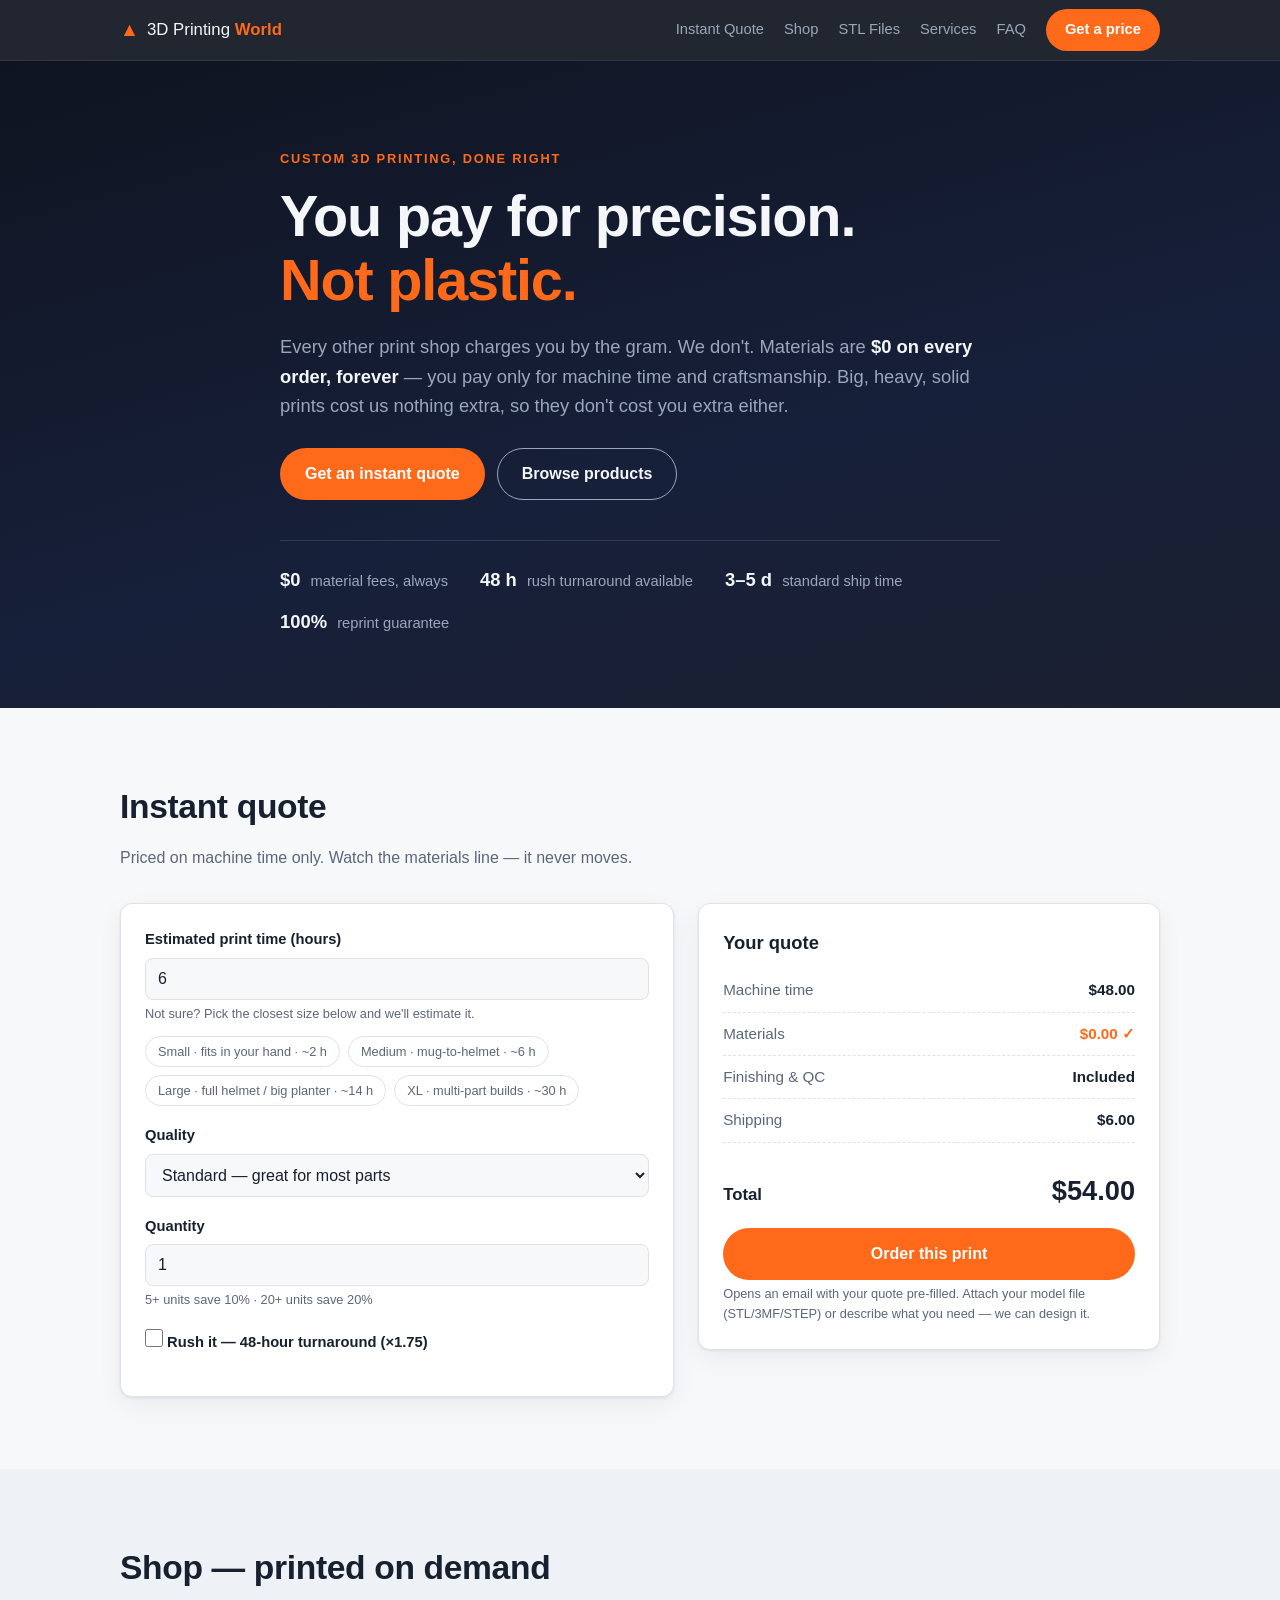
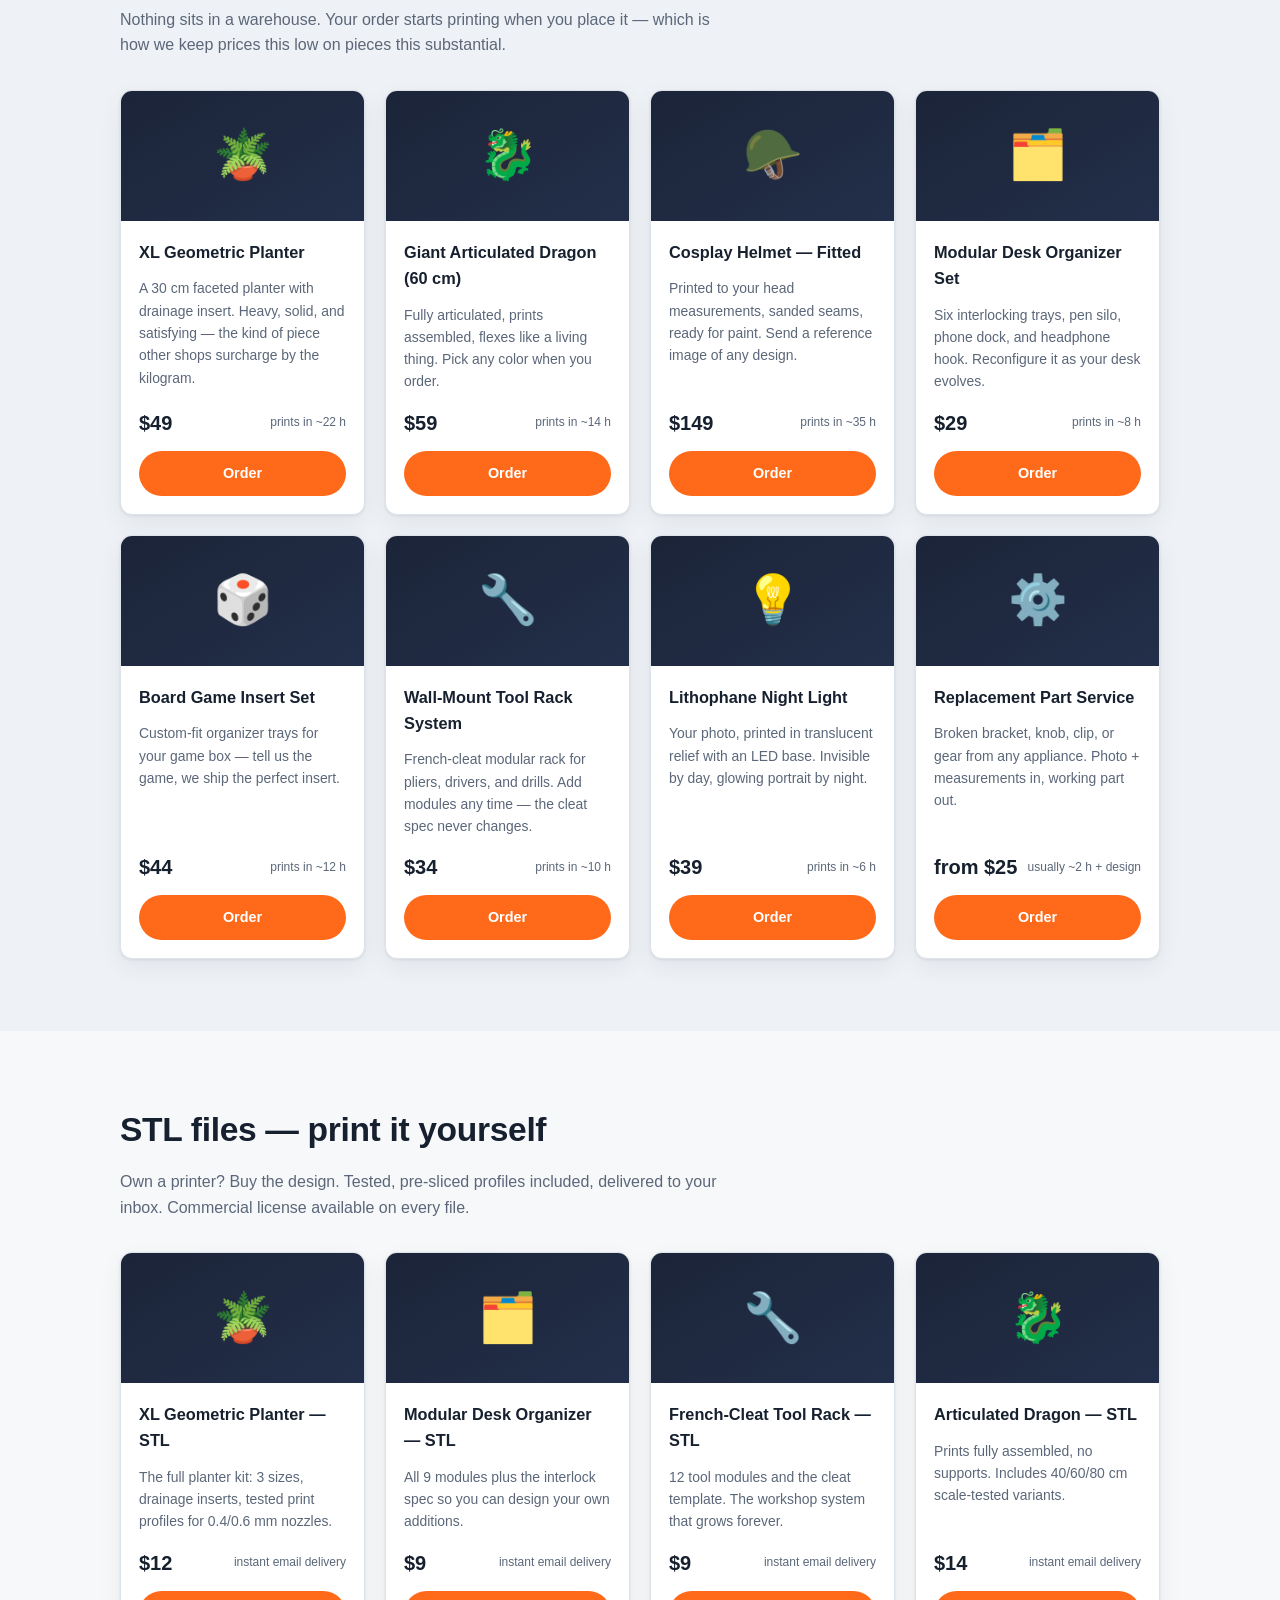
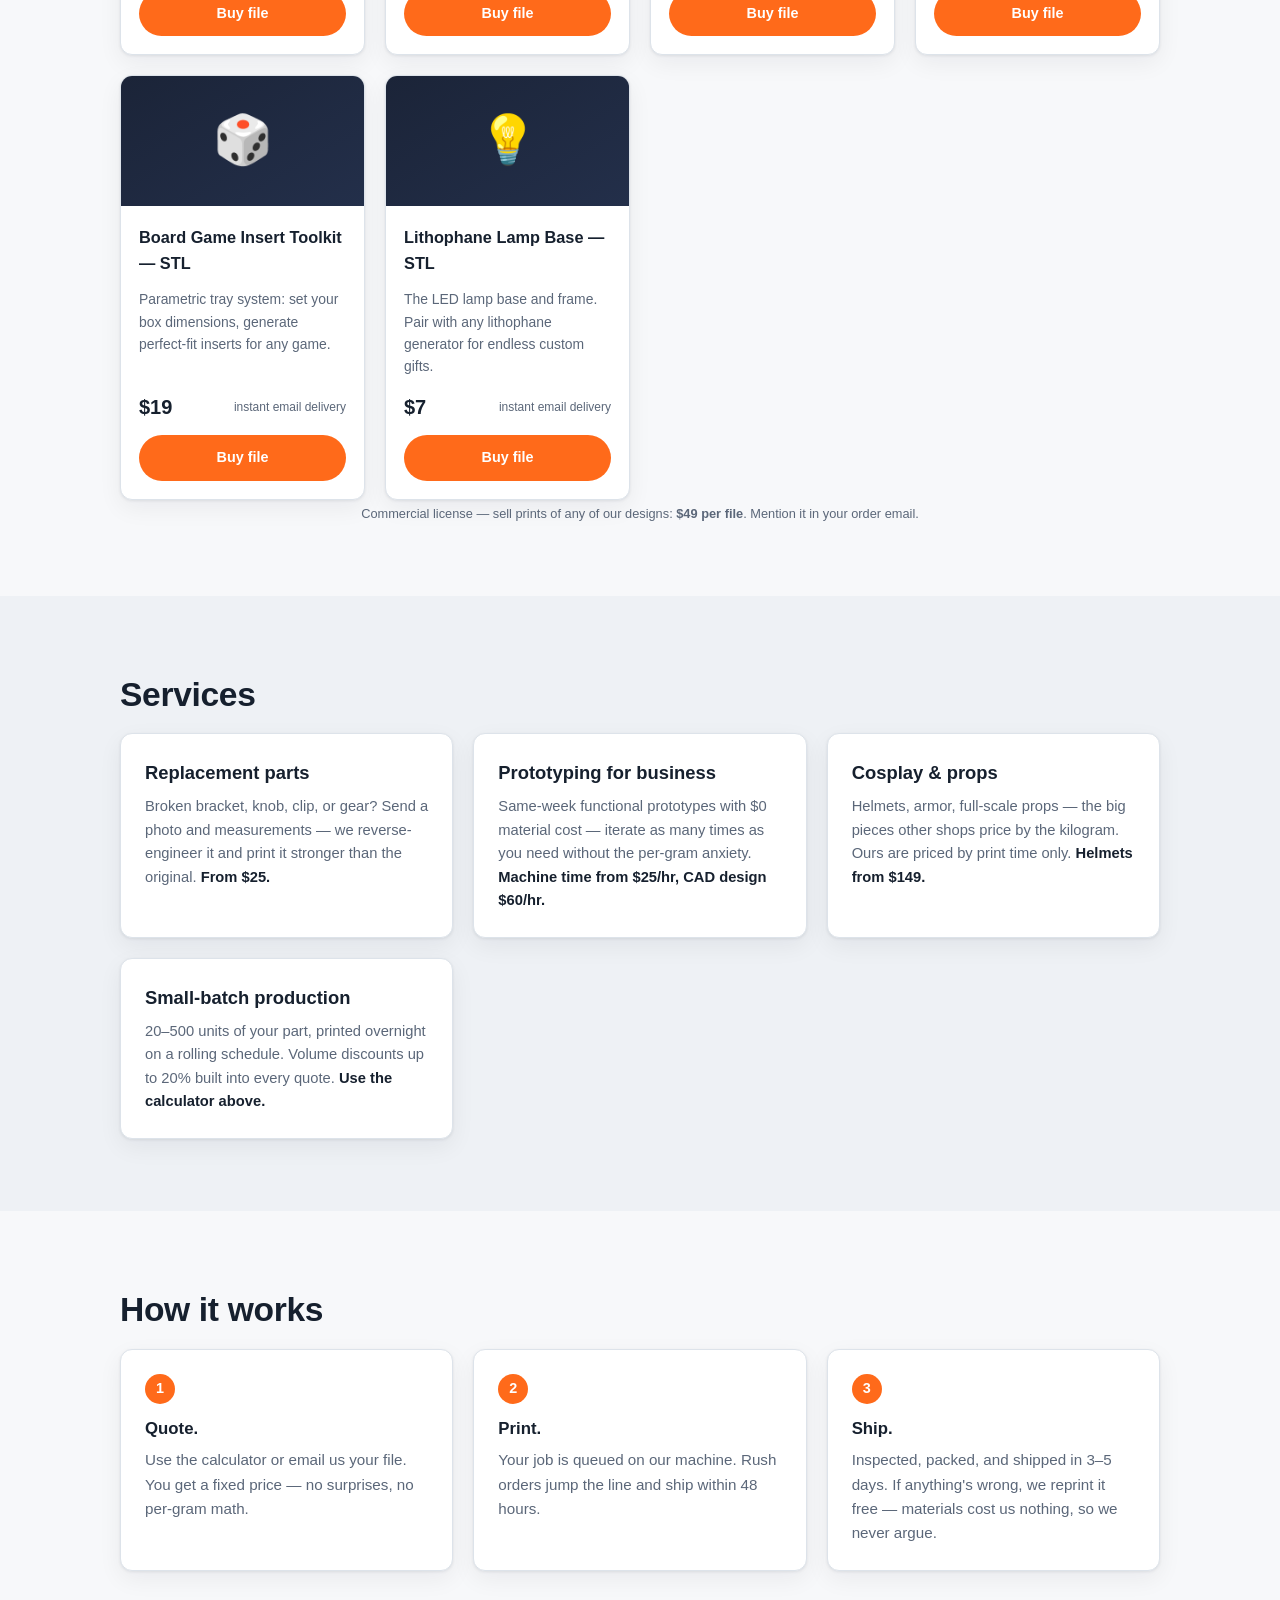
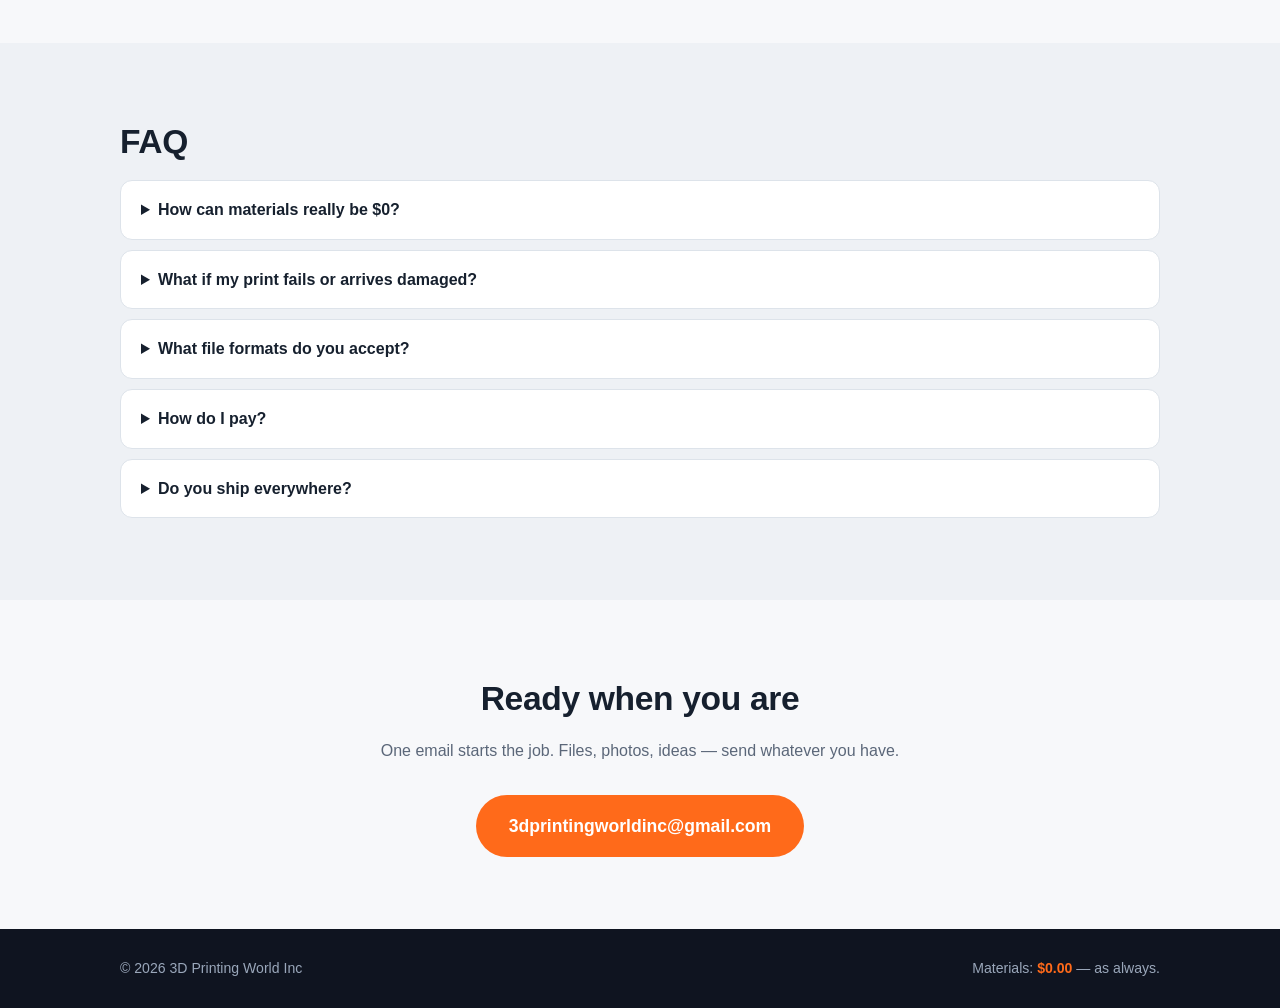
<file: index.html>
<!DOCTYPE html>
<html lang="en">
<head>
  <meta charset="UTF-8" />
  <meta name="viewport" content="width=device-width, initial-scale=1" />
  <meta name="description" content="3D Printing World — custom 3D printing with zero material fees. Instant quotes, print-on-demand products, replacement parts, prototyping, and premium STL files. You pay for precision, not plastic." />
  <meta name="theme-color" content="#0f1420" />
  <meta property="og:title" content="3D Printing World — $0 Material Fees, Ever" />
  <meta property="og:description" content="Custom 3D printing priced on machine time only. Materials are always $0. Get an instant quote." />
  <meta property="og:type" content="website" />
  <title>3D Printing World — Custom 3D Printing, $0 Material Fees</title>
  <link rel="icon" href="data:image/svg+xml,%3Csvg xmlns='http://www.w3.org/2000/svg' viewBox='0 0 100 100'%3E%3Ctext y='80' font-size='80'%3E%E2%96%B2%3C/text%3E%3C/svg%3E" />
  <link rel="stylesheet" href="styles.css" />
  <script type="application/ld+json">
  {
    "@context": "https://schema.org",
    "@type": "LocalBusiness",
    "name": "3D Printing World Inc",
    "description": "Custom 3D printing service with zero material fees. Print-on-demand products, prototyping, replacement parts, and digital STL files.",
    "email": "3dprintingworldinc@gmail.com",
    "priceRange": "$7-$149"
  }
  </script>
</head>
<body>
  <header class="site-header">
    <nav class="nav container">
      <a class="brand" href="#top">
        <span class="brand-mark" aria-hidden="true">▲</span>
        <span>3D Printing <strong>World</strong></span>
      </a>
      <div class="nav-links">
        <a href="#quote">Instant Quote</a>
        <a href="#shop">Shop</a>
        <a href="#digital">STL Files</a>
        <a href="#services">Services</a>
        <a href="#faq">FAQ</a>
        <a class="btn btn-small" href="#quote">Get a price</a>
      </div>
    </nav>
  </header>

  <main id="top">

    <!-- ============ HERO ============ -->
    <section class="hero">
      <div class="container hero-inner">
        <p class="eyebrow">Custom 3D printing, done right</p>
        <h1>You pay for precision.<br /><span class="accent">Not plastic.</span></h1>
        <p class="lede">
          Every other print shop charges you by the gram. We don't. Materials are
          <strong>$0 on every order, forever</strong> — you pay only for machine time
          and craftsmanship. Big, heavy, solid prints cost us nothing extra, so they
          don't cost you extra either.
        </p>
        <div class="hero-actions">
          <a class="btn btn-primary" href="#quote">Get an instant quote</a>
          <a class="btn btn-ghost" href="#shop">Browse products</a>
        </div>
        <ul class="trust-strip" aria-label="Guarantees">
          <li><strong>$0</strong> material fees, always</li>
          <li><strong>48 h</strong> rush turnaround available</li>
          <li><strong>3–5 d</strong> standard ship time</li>
          <li><strong>100%</strong> reprint guarantee</li>
        </ul>
      </div>
    </section>

    <!-- ============ QUOTE CALCULATOR ============ -->
    <section id="quote" class="section">
      <div class="container">
        <h2>Instant quote</h2>
        <p class="section-sub">Priced on machine time only. Watch the materials line — it never moves.</p>

        <div class="quote-grid">
          <form id="quoteForm" class="card quote-form" autocomplete="off">
            <label>
              Estimated print time (hours)
              <input type="number" id="qHours" min="0.5" max="200" step="0.5" value="6" required />
              <span class="hint">Not sure? Pick the closest size below and we'll estimate it.</span>
            </label>

            <div class="size-presets" role="group" aria-label="Size presets">
              <button type="button" class="chip" data-hours="2">Small · fits in your hand · ~2 h</button>
              <button type="button" class="chip" data-hours="6">Medium · mug-to-helmet · ~6 h</button>
              <button type="button" class="chip" data-hours="14">Large · full helmet / big planter · ~14 h</button>
              <button type="button" class="chip" data-hours="30">XL · multi-part builds · ~30 h</button>
            </div>

            <label>
              Quality
              <select id="qQuality">
                <option value="draft">Draft — fast &amp; economical (−15%)</option>
                <option value="standard" selected>Standard — great for most parts</option>
                <option value="fine">Fine — display-quality detail (+35%)</option>
              </select>
            </label>

            <label>
              Quantity
              <input type="number" id="qQty" min="1" max="500" step="1" value="1" required />
              <span class="hint">5+ units save 10% · 20+ units save 20%</span>
            </label>

            <label class="checkbox">
              <input type="checkbox" id="qRush" />
              <span>Rush it — 48-hour turnaround (×1.75)</span>
            </label>
          </form>

          <div class="card quote-result" aria-live="polite">
            <h3>Your quote</h3>
            <dl class="quote-lines">
              <div><dt>Machine time</dt><dd id="lineMachine">$0.00</dd></div>
              <div class="materials-line"><dt>Materials</dt><dd id="lineMaterials">$0.00</dd></div>
              <div><dt>Finishing &amp; QC</dt><dd>Included</dd></div>
              <div id="lineDiscountRow" class="hidden"><dt>Volume discount</dt><dd id="lineDiscount">—</dd></div>
              <div id="lineRushRow" class="hidden"><dt>Rush (48 h)</dt><dd id="lineRush">—</dd></div>
              <div><dt>Shipping</dt><dd id="lineShipping">$6.00</dd></div>
            </dl>
            <div class="quote-total">
              <span>Total</span>
              <span id="lineTotal">$0.00</span>
            </div>
            <p class="hint" id="quoteNote"></p>
            <a class="btn btn-primary btn-block" id="orderQuoteBtn" href="#">Order this print</a>
            <p class="hint">Opens an email with your quote pre-filled. Attach your model file (STL/3MF/STEP) or describe what you need — we can design it.</p>
          </div>
        </div>
      </div>
    </section>

    <!-- ============ CATALOG ============ -->
    <section id="shop" class="section section-alt">
      <div class="container">
        <h2>Shop — printed on demand</h2>
        <p class="section-sub">
          Nothing sits in a warehouse. Your order starts printing when you place it —
          which is how we keep prices this low on pieces this substantial.
        </p>
        <div id="catalogGrid" class="product-grid"></div>
      </div>
    </section>

    <!-- ============ DIGITAL FILES ============ -->
    <section id="digital" class="section">
      <div class="container">
        <h2>STL files — print it yourself</h2>
        <p class="section-sub">
          Own a printer? Buy the design. Tested, pre-sliced profiles included,
          delivered to your inbox. Commercial license available on every file.
        </p>
        <div id="digitalGrid" class="product-grid"></div>
        <p class="hint center">Commercial license — sell prints of any of our designs: <strong>$49 per file</strong>. Mention it in your order email.</p>
      </div>
    </section>

    <!-- ============ SERVICES ============ -->
    <section id="services" class="section section-alt">
      <div class="container">
        <h2>Services</h2>
        <div class="service-grid">
          <div class="card service">
            <h3>Replacement parts</h3>
            <p>Broken bracket, knob, clip, or gear? Send a photo and measurements — we reverse-engineer it and print it stronger than the original. <strong>From $25.</strong></p>
          </div>
          <div class="card service">
            <h3>Prototyping for business</h3>
            <p>Same-week functional prototypes with $0 material cost — iterate as many times as you need without the per-gram anxiety. <strong>Machine time from $25/hr, CAD design $60/hr.</strong></p>
          </div>
          <div class="card service">
            <h3>Cosplay &amp; props</h3>
            <p>Helmets, armor, full-scale props — the big pieces other shops price by the kilogram. Ours are priced by print time only. <strong>Helmets from $149.</strong></p>
          </div>
          <div class="card service">
            <h3>Small-batch production</h3>
            <p>20–500 units of your part, printed overnight on a rolling schedule. Volume discounts up to 20% built into every quote. <strong>Use the calculator above.</strong></p>
          </div>
        </div>
      </div>
    </section>

    <!-- ============ HOW IT WORKS ============ -->
    <section class="section">
      <div class="container">
        <h2>How it works</h2>
        <ol class="steps">
          <li><strong>Quote.</strong> Use the calculator or email us your file. You get a fixed price — no surprises, no per-gram math.</li>
          <li><strong>Print.</strong> Your job is queued on our machine. Rush orders jump the line and ship within 48 hours.</li>
          <li><strong>Ship.</strong> Inspected, packed, and shipped in 3–5 days. If anything's wrong, we reprint it free — materials cost us nothing, so we never argue.</li>
        </ol>
      </div>
    </section>

    <!-- ============ FAQ ============ -->
    <section id="faq" class="section section-alt">
      <div class="container">
        <h2>FAQ</h2>
        <details>
          <summary>How can materials really be $0?</summary>
          <p>Our filament supply costs us nothing, so we pass that straight through. You pay for machine time, expertise, and finishing — the parts of the job that actually determine quality.</p>
        </details>
        <details>
          <summary>What if my print fails or arrives damaged?</summary>
          <p>We reprint it free, no questions. A reprint costs us only time, so our guarantee is the strongest in the industry.</p>
        </details>
        <details>
          <summary>What file formats do you accept?</summary>
          <p>STL, 3MF, OBJ, and STEP. No file? Send photos and measurements — our design service starts at $60/hr and most small parts take under an hour to model.</p>
        </details>
        <details>
          <summary>How do I pay?</summary>
          <p>You'll receive an itemized invoice by email with payment instructions once your quote is confirmed. Nothing is charged until you approve the final price.</p>
        </details>
        <details>
          <summary>Do you ship everywhere?</summary>
          <p>We ship anywhere your postal service reaches. Shipping is a flat $6 and free on orders over $60.</p>
        </details>
      </div>
    </section>

    <!-- ============ CONTACT ============ -->
    <section id="contact" class="section">
      <div class="container center">
        <h2>Ready when you are</h2>
        <p class="section-sub">One email starts the job. Files, photos, ideas — send whatever you have.</p>
        <a class="btn btn-primary btn-large" href="mailto:3dprintingworldinc@gmail.com?subject=Print%20request">3dprintingworldinc@gmail.com</a>
      </div>
    </section>
  </main>

  <footer class="site-footer">
    <div class="container footer-inner">
      <span>© 2026 3D Printing World Inc</span>
      <span>Materials: <strong>$0.00</strong> — as always.</span>
    </div>
  </footer>

  <script src="app.js"></script>
</body>
</html>
</file>
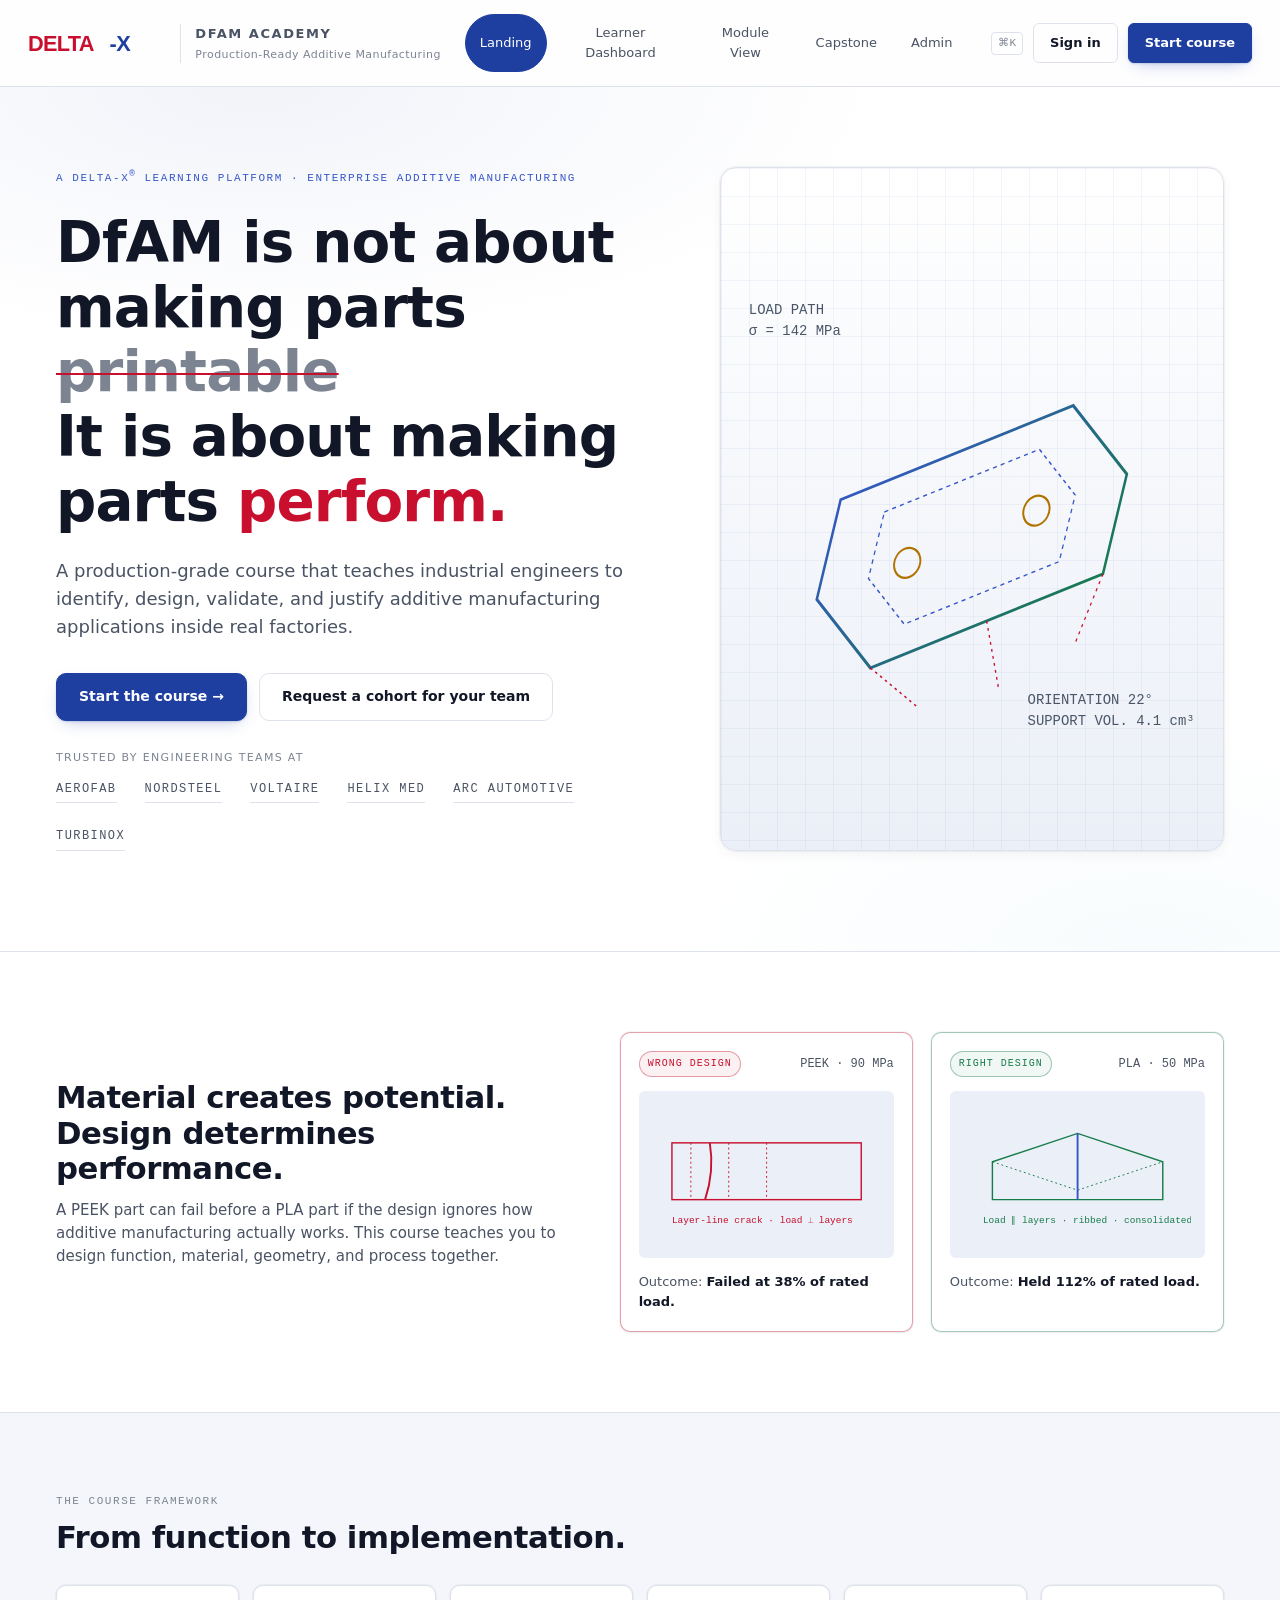
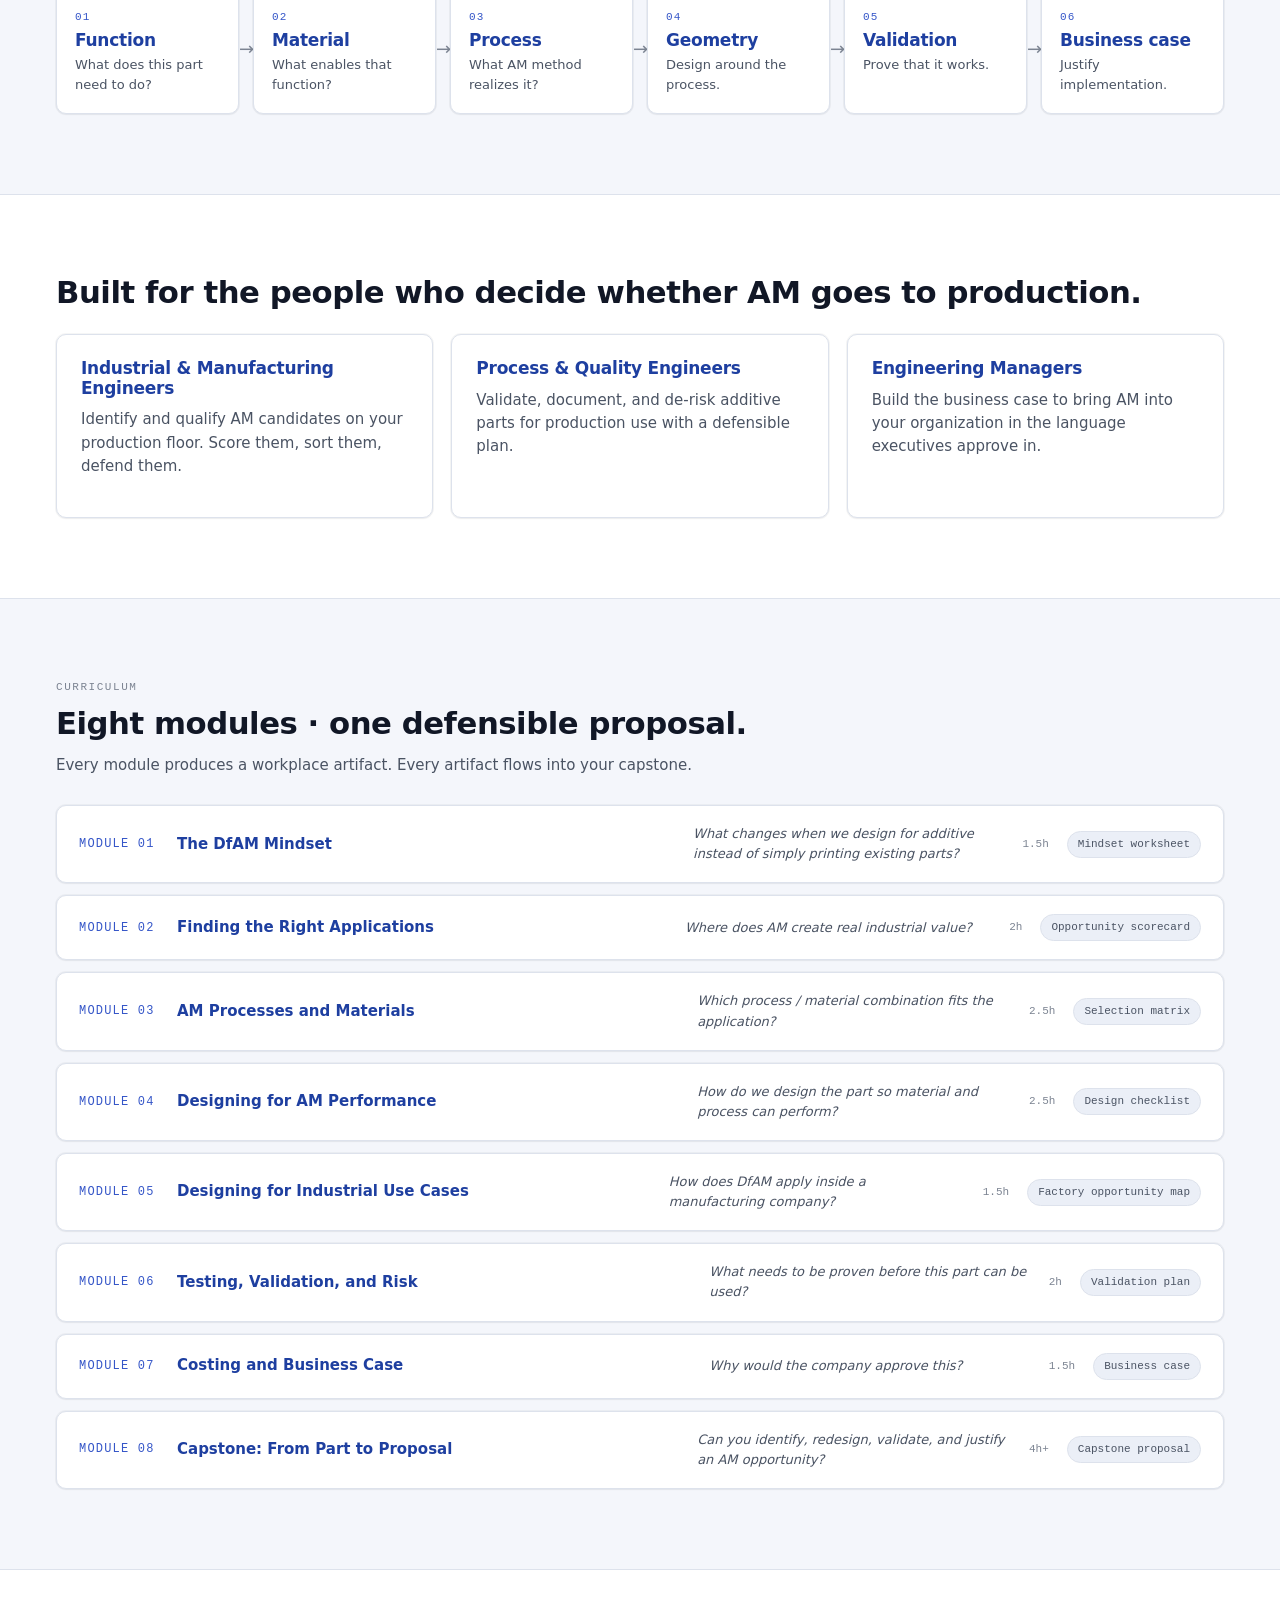
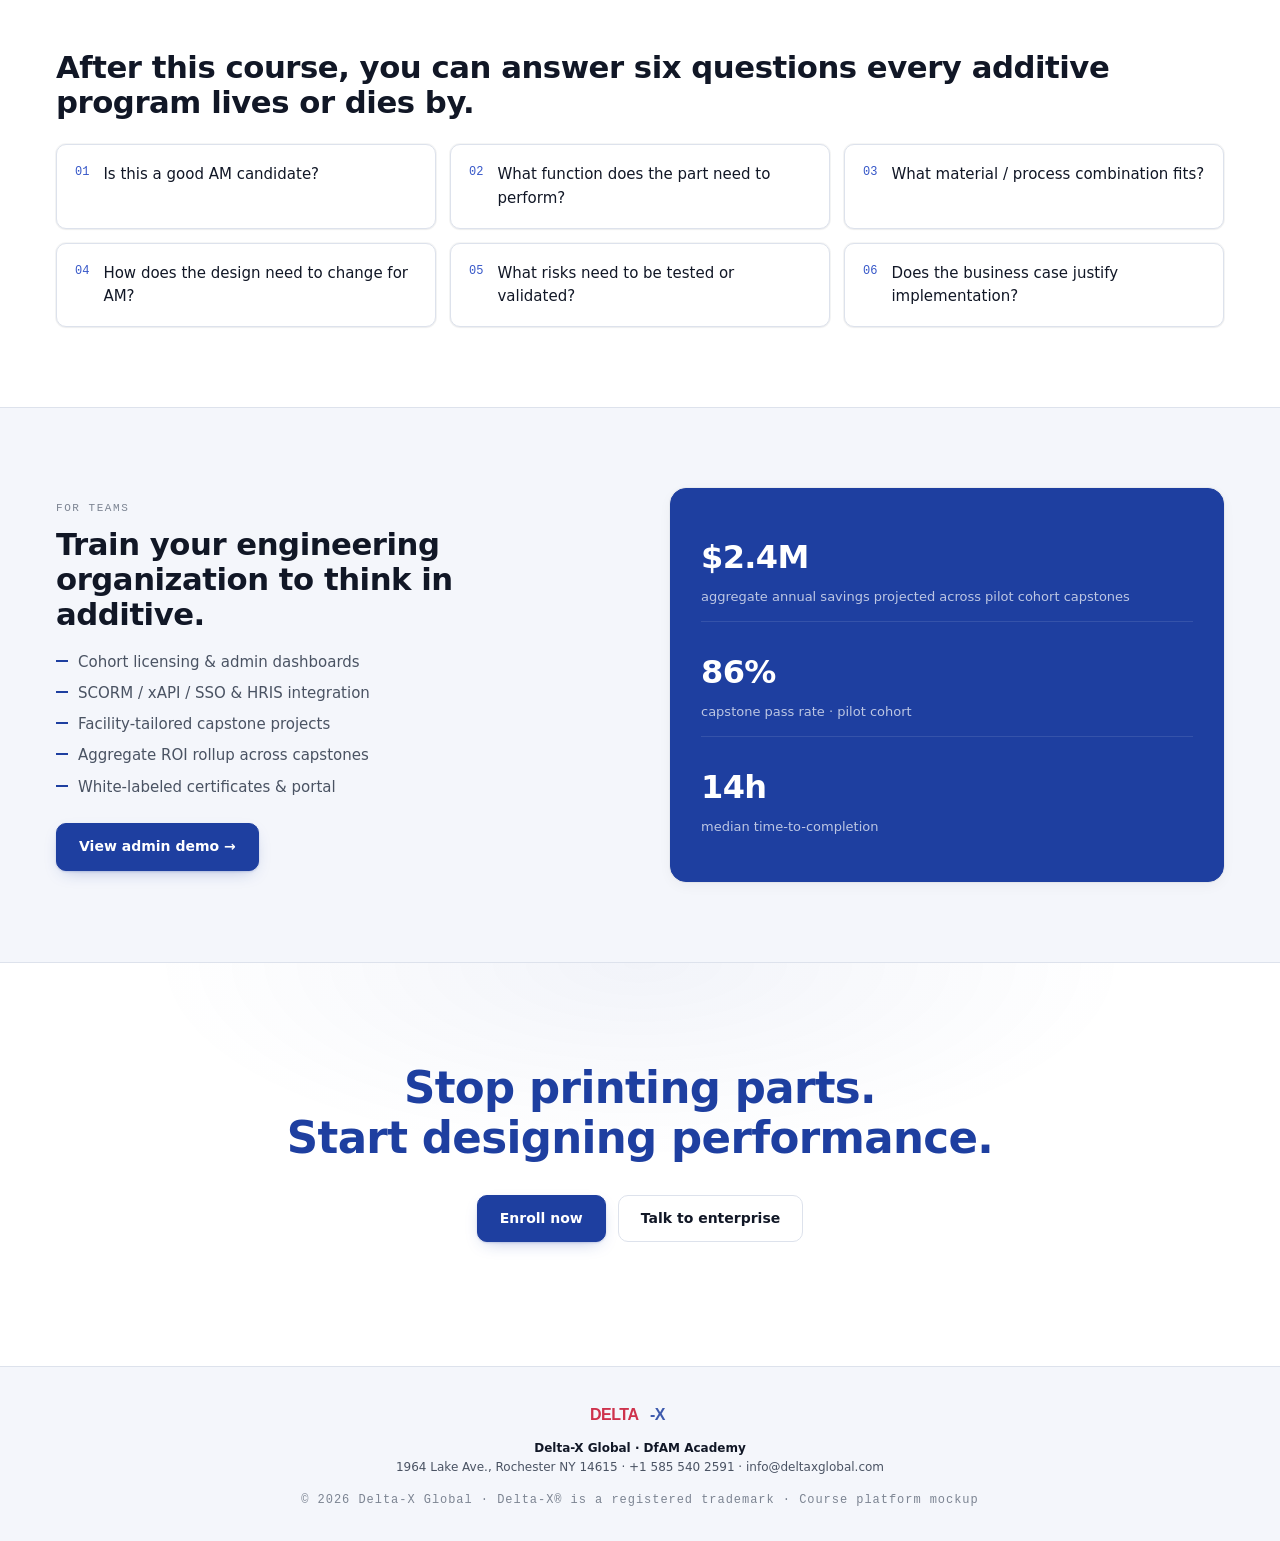
<file: dfam/index.html>
<!doctype html>
<html lang="en">
<head>
<meta charset="utf-8" />
<meta name="viewport" content="width=device-width, initial-scale=1" />
<title>Delta-X · DfAM Academy — Production-Ready Additive Manufacturing</title>
<meta name="description" content="Delta-X DfAM Academy: a production-grade course platform that teaches industrial engineers to design, validate, and justify additive manufacturing applications inside real factories. Interactive mockup." />
<meta name="theme-color" content="#1E3FA0" />
<link rel="stylesheet" href="styles.css" />
</head>
<body>

<header class="topbar">
  <a class="brand" href="#" data-jump="landing" aria-label="Delta-X DfAM Academy">
    <img class="dx-logo" src="assets/delta-x-logo.svg" alt="" aria-hidden="true"/>
    <div class="brand-text">
      <div class="brand-product">DfAM Academy</div>
      <div class="brand-sub">Production-Ready Additive Manufacturing</div>
    </div>
  </a>
  <nav class="topnav" id="topnav">
    <button class="nav-btn active" data-view="landing">Landing</button>
    <button class="nav-btn" data-view="dashboard">Learner Dashboard</button>
    <button class="nav-btn" data-view="module">Module View</button>
    <button class="nav-btn" data-view="capstone">Capstone</button>
    <button class="nav-btn" data-view="admin">Admin</button>
  </nav>
  <div class="top-actions">
    <span class="kbd">⌘K</span>
    <button class="btn btn-ghost">Sign in</button>
    <button class="btn btn-primary" data-jump="dashboard">Start course</button>
  </div>
</header>

<main>

<!-- ============================================================ LANDING -->
<section class="view active" id="view-landing">

  <section class="hero">
    <div class="hero-copy">
      <div class="eyebrow">A Delta-X<sup>®</sup> learning platform · Enterprise additive manufacturing</div>
      <h1>DfAM is not about making parts <s>printable</s><br/>It is about making parts <span class="accent">perform.</span></h1>
      <p class="lede">A production-grade course that teaches industrial engineers to identify, design, validate, and justify additive manufacturing applications inside real factories.</p>
      <div class="cta-row">
        <button class="btn btn-primary lg" data-jump="dashboard">Start the course →</button>
        <button class="btn btn-ghost lg">Request a cohort for your team</button>
      </div>
      <div class="trust-strip">
        <span>Trusted by engineering teams at</span>
        <div class="logos">
          <span>AEROFAB</span><span>NORDSTEEL</span><span>VOLTAIRE</span>
          <span>HELIX MED</span><span>ARC AUTOMOTIVE</span><span>TURBINOX</span>
        </div>
      </div>
    </div>
    <div class="hero-visual" aria-hidden="true">
      <div class="iso-grid"></div>
      <svg viewBox="0 0 360 360" class="iso-part">
        <defs>
          <linearGradient id="hb" x1="0" x2="1" y1="0" y2="1">
            <stop offset="0" stop-color="#3556C8"/><stop offset="1" stop-color="#167C4A"/>
          </linearGradient>
        </defs>
        <g transform="translate(180 200) rotate(-22) skewX(-12)">
          <path d="M-90 -60 L90 -60 L120 0 L90 60 L-90 60 L-120 0 Z" fill="none" stroke="url(#hb)" stroke-width="2"/>
          <path d="M-60 -40 L60 -40 L80 0 L60 40 L-60 40 L-80 0 Z" fill="none" stroke="#3556C8" stroke-width="1" stroke-dasharray="3 3"/>
          <circle cx="-50" cy="0" r="10" fill="none" stroke="#B07300" stroke-width="1.5"/>
          <circle cx="50"  cy="0" r="10" fill="none" stroke="#B07300" stroke-width="1.5"/>
          <path d="M-90 60 L-60 100 M0 60 L0 110 M90 60 L60 100" stroke="#C8102E" stroke-width="1" stroke-dasharray="2 3"/>
        </g>
        <g class="iso-callouts" font-family="ui-monospace, monospace" font-size="10" fill="#4A5668">
          <text x="20" y="40">LOAD PATH</text>
          <text x="20" y="55">σ = 142 MPa</text>
          <text x="220" y="320">ORIENTATION 22°</text>
          <text x="220" y="335">SUPPORT VOL. 4.1 cm³</text>
        </g>
      </svg>
    </div>
  </section>

  <section class="thesis">
    <div class="thesis-headline">
      <h2>Material creates potential.<br/>Design determines performance.</h2>
      <p>A PEEK part can fail before a PLA part if the design ignores how additive manufacturing actually works. This course teaches you to design function, material, geometry, and process together.</p>
    </div>
    <div class="thesis-grid">
      <article class="thesis-card bad">
        <header><span class="tag tag-red">Wrong design</span><span class="material">PEEK · 90 MPa</span></header>
        <div class="part-art bad-art">
          <svg viewBox="0 0 240 140">
            <rect x="20" y="40" width="200" height="60" fill="none" stroke="#C8102E" stroke-width="1.5"/>
            <line x1="40" y1="40" x2="40" y2="100" stroke="#C8102E" stroke-dasharray="2 3"/>
            <line x1="80" y1="40" x2="80" y2="100" stroke="#C8102E" stroke-dasharray="2 3"/>
            <line x1="120" y1="40" x2="120" y2="100" stroke="#C8102E" stroke-dasharray="2 3"/>
            <path d="M60 40 q5 30 -5 60" stroke="#C8102E" stroke-width="2" fill="none"/>
            <text x="20" y="125" font-family="ui-monospace, monospace" font-size="10" fill="#C8102E">Layer-line crack · load ⟂ layers</text>
          </svg>
        </div>
        <footer>Outcome: <strong>Failed at 38% of rated load.</strong></footer>
      </article>
      <article class="thesis-card good">
        <header><span class="tag tag-green">Right design</span><span class="material">PLA · 50 MPa</span></header>
        <div class="part-art good-art">
          <svg viewBox="0 0 240 140">
            <path d="M30 100 L210 100 L210 60 L120 30 L30 60 Z" fill="none" stroke="#167C4A" stroke-width="1.5"/>
            <path d="M30 60 L120 90 L210 60" stroke="#167C4A" stroke-width="1" stroke-dasharray="2 3" fill="none"/>
            <path d="M120 30 L120 100" stroke="#3556C8" stroke-width="2"/>
            <text x="20" y="125" font-family="ui-monospace, monospace" font-size="10" fill="#167C4A">Load ∥ layers · ribbed · consolidated</text>
          </svg>
        </div>
        <footer>Outcome: <strong>Held 112% of rated load.</strong></footer>
      </article>
    </div>
  </section>

  <section class="framework">
    <div class="framework-head">
      <div class="kicker">The course framework</div>
      <h2>From function to implementation.</h2>
    </div>
    <ol class="framework-flow">
      <li><span class="step">01</span><h3>Function</h3><p>What does this part need to do?</p></li>
      <li><span class="step">02</span><h3>Material</h3><p>What enables that function?</p></li>
      <li><span class="step">03</span><h3>Process</h3><p>What AM method realizes it?</p></li>
      <li><span class="step">04</span><h3>Geometry</h3><p>Design around the process.</p></li>
      <li><span class="step">05</span><h3>Validation</h3><p>Prove that it works.</p></li>
      <li><span class="step">06</span><h3>Business case</h3><p>Justify implementation.</p></li>
    </ol>
  </section>

  <section class="audience">
    <h2>Built for the people who decide whether AM goes to production.</h2>
    <div class="audience-grid">
      <div class="aud-card">
        <h3>Industrial &amp; Manufacturing Engineers</h3>
        <p>Identify and qualify AM candidates on your production floor. Score them, sort them, defend them.</p>
      </div>
      <div class="aud-card">
        <h3>Process &amp; Quality Engineers</h3>
        <p>Validate, document, and de-risk additive parts for production use with a defensible plan.</p>
      </div>
      <div class="aud-card">
        <h3>Engineering Managers</h3>
        <p>Build the business case to bring AM into your organization in the language executives approve in.</p>
      </div>
    </div>
  </section>

  <section class="curriculum" id="curriculum">
    <div class="section-head">
      <div class="kicker">Curriculum</div>
      <h2>Eight modules · one defensible proposal.</h2>
      <p>Every module produces a workplace artifact. Every artifact flows into your capstone.</p>
    </div>
    <ol class="mod-list" id="mod-list"></ol>
  </section>

  <section class="outcomes">
    <h2>After this course, you can answer six questions every additive program lives or dies by.</h2>
    <ol class="outcome-grid">
      <li><span>01</span>Is this a good AM candidate?</li>
      <li><span>02</span>What function does the part need to perform?</li>
      <li><span>03</span>What material / process combination fits?</li>
      <li><span>04</span>How does the design need to change for AM?</li>
      <li><span>05</span>What risks need to be tested or validated?</li>
      <li><span>06</span>Does the business case justify implementation?</li>
    </ol>
  </section>

  <section class="enterprise">
    <div>
      <div class="kicker">For teams</div>
      <h2>Train your engineering organization to think in additive.</h2>
      <ul class="feature-list">
        <li>Cohort licensing &amp; admin dashboards</li>
        <li>SCORM / xAPI / SSO &amp; HRIS integration</li>
        <li>Facility-tailored capstone projects</li>
        <li>Aggregate ROI rollup across capstones</li>
        <li>White-labeled certificates &amp; portal</li>
      </ul>
      <button class="btn btn-primary lg" data-jump="admin">View admin demo →</button>
    </div>
    <div class="enterprise-stat">
      <div class="stat"><span class="big">$2.4M</span><span class="lbl">aggregate annual savings projected across pilot cohort capstones</span></div>
      <div class="stat"><span class="big">86%</span><span class="lbl">capstone pass rate · pilot cohort</span></div>
      <div class="stat"><span class="big">14h</span><span class="lbl">median time-to-completion</span></div>
    </div>
  </section>

  <section class="final-cta">
    <h2>Stop printing parts.<br/>Start designing performance.</h2>
    <div class="cta-row">
      <button class="btn btn-primary lg" data-jump="dashboard">Enroll now</button>
      <button class="btn btn-ghost lg">Talk to enterprise</button>
    </div>
  </section>

  <footer class="footsig">
    <img class="dx-logo" src="assets/delta-x-logo.svg" alt="Delta-X"/>
    <div class="foot-addr">
      <strong>Delta-X Global · DfAM Academy</strong><br/>
      1964 Lake Ave., Rochester NY 14615 · +1 585 540 2591 · info@deltaxglobal.com
    </div>
    <div class="foot-mini">© 2026 Delta-X Global · Delta-X® is a registered trademark · Course platform mockup</div>
  </footer>
</section>

<!-- ============================================================ DASHBOARD -->
<section class="view" id="view-dashboard">
  <div class="dash-grid">

    <aside class="dash-left">
      <div class="ident-card">
        <div class="avatar">EM</div>
        <div>
          <div class="ident-name">Elena Marković</div>
          <div class="ident-sub">Manufacturing Engineer · Plant 4 · Cohort H-26</div>
        </div>
      </div>
      <div class="path-card">
        <div class="card-title">Course path</div>
        <ul class="path-list" id="path-list"></ul>
      </div>
      <div class="proficiency">
        <div class="card-title">DfAM proficiency</div>
        <svg viewBox="0 0 200 180" class="radar">
          <polygon points="100,20 175,65 165,140 35,140 25,65" fill="none" stroke="#DEE4ED" stroke-width="1"/>
          <polygon points="100,50 150,75 142,125 58,125 50,75" fill="none" stroke="#DEE4ED" stroke-width="1"/>
          <polygon points="100,75 130,85 125,115 75,115 70,85" fill="none" stroke="#DEE4ED" stroke-width="1"/>
          <polygon points="100,40 160,72 150,128 60,120 45,80" fill="rgba(30, 63, 160, 0.15)" stroke="#3556C8" stroke-width="1.5"/>
          <g font-family="ui-monospace, monospace" font-size="9" fill="#4A5668">
            <text x="86" y="14">Mindset</text>
            <text x="178" y="65">Sourcing</text>
            <text x="158" y="155">Process</text>
            <text x="6" y="155">Design</text>
            <text x="0" y="65">Validate</text>
          </g>
        </svg>
      </div>
    </aside>

    <section class="dash-center">

      <div class="resume-card">
        <div class="resume-meta">
          <div class="kicker blue">Continue where you left off</div>
          <h2>Module 3 · Lesson 2 — Mechanical Behavior of SLS Nylon</h2>
          <div class="progress"><div class="bar" style="width:38%"></div></div>
          <div class="progress-meta"><span>38% complete</span><span>Est. 22 min remaining</span></div>
        </div>
        <button class="btn btn-primary lg" data-jump="module">Resume lesson →</button>
      </div>

      <div class="row-three">
        <div class="cap-card">
          <div class="card-title">Capstone status</div>
          <ul class="cap-stages">
            <li class="done">Part selected</li>
            <li class="done">Problem framed</li>
            <li class="done">Opportunity defined</li>
            <li class="active">Process / material chosen</li>
            <li>Redesign sketched</li>
            <li>Validation drafted</li>
            <li>Business case</li>
            <li>Ready to submit</li>
          </ul>
          <button class="btn btn-ghost full" data-jump="capstone">Open workspace →</button>
        </div>
        <div class="tools-card">
          <div class="card-title">Toolkit</div>
          <ul class="tool-list">
            <li><span>DfAM Opportunity Scorecard</span><span class="tag tag-green">Filled in</span></li>
            <li><span>Process / Material Matrix</span><span class="tag tag-blue">In progress</span></li>
            <li><span>DfAM Design Checklist</span><span class="tag tag-grey">Not started</span></li>
            <li><span>Validation Planning</span><span class="tag tag-grey">Not started</span></li>
            <li><span>AM Business Case</span><span class="tag tag-grey">Not started</span></li>
            <li><span>Capstone Presentation</span><span class="tag tag-grey">Not started</span></li>
          </ul>
        </div>
        <div class="assign-card">
          <div class="card-title">Assignments</div>
          <ul class="assign-list">
            <li><span class="due">Due Tue</span><span>Module 3 exercise: Selection Matrix</span></li>
            <li><span class="due">Due Fri</span><span>Module 4 exercise: Redesign sprint</span></li>
            <li><span class="due late">Due Mar 30</span><span>Capstone — Stage 4 process pick</span></li>
          </ul>
        </div>
      </div>

      <div class="reading">
        <div class="card-title">Recommended reading</div>
        <div class="reading-grid">
          <a class="read-card">Anisotropy in SLS nylon: a practitioner's primer · 6 min</a>
          <a class="read-card">Failure mode atlas: powder bed fusion · 9 min</a>
          <a class="read-card">Cost-per-part vs total value: a worked example · 7 min</a>
        </div>
      </div>

    </section>

    <aside class="dash-right">
      <div class="card-title">Cohort feed</div>
      <ul class="feed">
        <li><strong>K. Park</strong> submitted capstone — <em>Coolant manifold redesign</em></li>
        <li><strong>S. Tanaka</strong> opened a thread in Module 4 — <em>"Is gyroid worth it under fatigue?"</em></li>
        <li><strong>Plant 4 manager</strong>: cohort review Friday 10:00 — bring scorecards.</li>
        <li><strong>R. Okafor</strong> earned <em>DfAM Practitioner</em>.</li>
      </ul>
      <div class="card-title" style="margin-top:24px">Quick actions</div>
      <ul class="quick-actions">
        <li>Open toolkit</li>
        <li>Request feedback on capstone</li>
        <li>Book office hours</li>
        <li>Ask the cohort</li>
      </ul>
    </aside>
  </div>
</section>

<!-- ============================================================ MODULE -->
<section class="view" id="view-module">

  <!-- Module tab bar -->
  <div class="mod-tabs" id="mod-tabs">
    <button data-mod="1" class="mtab active"><span>01</span>Mindset</button>
    <button data-mod="2" class="mtab"><span>02</span>Applications</button>
    <button data-mod="3" class="mtab"><span>03</span>Process / Material</button>
    <button data-mod="4" class="mtab"><span>04</span>Design</button>
    <button data-mod="5" class="mtab"><span>05</span>Use cases</button>
    <button data-mod="6" class="mtab"><span>06</span>Validation</button>
    <button data-mod="7" class="mtab"><span>07</span>Business case</button>
  </div>

  <!-- ===== Module 1 — Mindset ===== -->
  <div class="mod-grid mod-body" data-mod="1">
    <aside class="mod-outline">
      <div class="kicker">Module 1</div>
      <h3>The DfAM Mindset</h3>
      <div class="key-q">What changes when we design for additive instead of just printing existing parts?</div>
      <ul class="outline-list">
        <li class="done">1.0 Module brief</li>
        <li class="done">1.1 Material ≠ performance</li>
        <li class="done">1.2 Function-first thinking</li>
        <li class="active">1.3 Exercise: Same envelope, two designs</li>
        <li>1.4 Knowledge check</li>
        <li>1.5 Debrief</li>
      </ul>
    </aside>

    <section class="mod-canvas">
      <div class="canvas-head">
        <h2>Exercise · Same envelope, two designs</h2>
        <p>One bracket. Same load, same envelope. Slide the dial between <em>material-first</em> and <em>function-first</em> thinking. Watch which approach survives.</p>
      </div>

      <div class="mindset">
        <div class="mindset-slider-wrap">
          <span class="ms-end ms-red">Material-first</span>
          <input id="mindset-slider" type="range" min="0" max="100" value="20" class="ms-slider"/>
          <span class="ms-end ms-green">Function-first</span>
        </div>

        <div class="mindset-grid">
          <div class="mindset-panel" id="ms-panel-left">
            <div class="kicker">Approach</div>
            <h3 id="ms-approach-title">Premium material · same legacy geometry</h3>
            <p id="ms-approach-body">The team upgrades to PEEK and prints the original bracket as-drawn. Load runs perpendicular to layers. Sharp corners remain. No supports planned.</p>
            <ul class="ms-attr-list" id="ms-attr-list"></ul>
          </div>

          <div class="mindset-panel viz">
            <svg viewBox="0 0 360 240" id="ms-viz">
              <defs>
                <pattern id="layers" patternUnits="userSpaceOnUse" width="6" height="6" patternTransform="rotate(0)">
                  <line x1="0" y1="0" x2="6" y2="0" stroke="#3556C8" stroke-width="0.4" stroke-opacity="0.5"/>
                </pattern>
              </defs>
              <g id="ms-part"></g>
              <g id="ms-arrows"></g>
              <g id="ms-stress"></g>
              <text x="14" y="226" font-family="ui-monospace, monospace" font-size="10" fill="#4A5668" id="ms-caption">Load ⟂ layer plane · Kt = 3.2</text>
            </svg>
          </div>
        </div>

        <div class="mindset-result">
          <div class="result-box">
            <div class="card-title">Predicted outcome</div>
            <div class="result-num" id="ms-result-num">38<span>%</span></div>
            <div class="result-lbl" id="ms-result-lbl">of rated load before failure · cracked at layer interface</div>
          </div>
          <div class="verdict" id="ms-verdict">
            <span class="tag tag-red">Failed</span> material was upgraded · design was not
          </div>
        </div>
      </div>
    </section>

    <aside class="mod-right">
      <div class="card-title">Why this matters</div>
      <p class="hint">A high-performance material does not rescue a high-stress orientation, a sharp corner, or an unplanned layer interface. <em>Material creates potential. Design determines whether that potential becomes performance.</em></p>
      <div class="card-title" style="margin-top:18px">Reflection</div>
      <textarea class="reflect" rows="4" placeholder="When have you seen a team blame material for a design failure?"></textarea>
      <button class="btn btn-ghost full">Save reflection · capstone hand-off →</button>
    </aside>
  </div>

  <!-- ===== Module 2 — Applications (existing sorter) ===== -->
  <div class="mod-grid mod-body" data-mod="2" hidden>
    <aside class="mod-outline">
      <div class="kicker">Module 2</div>
      <h3>Finding the Right Applications</h3>
      <div class="key-q">Where does AM create real industrial value?</div>
      <ul class="outline-list">
        <li class="done">2.0 Module brief</li>
        <li class="done">2.1 Part screening fundamentals</li>
        <li class="done">2.2 AM opportunity indicators</li>
        <li class="active">2.3 Exercise: AM candidate sorting</li>
        <li>2.4 Knowledge check</li>
        <li>2.5 Debrief &amp; worked example</li>
        <li>2.6 Capstone hand-off</li>
      </ul>
    </aside>

    <section class="mod-canvas">
      <div class="canvas-head">
        <h2>Exercise · AM Candidate Sorting</h2>
        <p>Drag each candidate part into one bin. The opportunity radar updates live. Submit when you're confident.</p>
      </div>
      <div class="sorter">
        <div class="tray" id="tray" aria-label="Candidate tray"></div>
        <div class="bins" id="bins">
          <div class="bin" data-bin="poor"><div class="bin-head">Poor candidate</div></div>
          <div class="bin" data-bin="possible"><div class="bin-head">Possible</div></div>
          <div class="bin" data-bin="strong"><div class="bin-head">Strong</div></div>
          <div class="bin" data-bin="strategic"><div class="bin-head">Strategic</div></div>
        </div>
      </div>
      <div class="sorter-bottom">
        <button class="btn btn-ghost" id="reset-sorter">Reset</button>
        <span class="sort-status" id="sort-status">0 of 8 sorted</span>
        <button class="btn btn-primary" id="submit-sorter">Submit &amp; reveal expert ranking</button>
      </div>
    </section>

    <aside class="mod-right">
      <div class="card-title">Opportunity radar</div>
      <svg viewBox="0 0 220 220" class="radar2" id="radar2" aria-label="Opportunity radar"></svg>
      <div class="card-title" style="margin-top:18px">Top 3 strongest</div>
      <ol class="top3" id="top3"></ol>
      <button class="btn btn-ghost full" style="margin-top:14px">Send results to capstone Step 1 →</button>
    </aside>
  </div>

  <!-- ===== Module 3 — Process / Material Selection Matrix ===== -->
  <div class="mod-grid mod-body" data-mod="3" hidden>
    <aside class="mod-outline">
      <div class="kicker">Module 3</div>
      <h3>Processes &amp; Materials</h3>
      <div class="key-q">Which process / material combination fits the application?</div>
      <ul class="outline-list">
        <li class="done">3.0 Module brief</li>
        <li class="done">3.1 Process families</li>
        <li class="done">3.2 Material classes</li>
        <li class="active">3.3 Exercise: Selection matrix</li>
        <li>3.4 Anisotropy explorer</li>
        <li>3.5 Knowledge check</li>
      </ul>
    </aside>

    <section class="mod-canvas">
      <div class="canvas-head">
        <h2>Exercise · Process &amp; material selection matrix</h2>
        <p>Specify your part requirements. Cells score green / amber / red live. Watch which processes survive your spec.</p>
      </div>

      <div class="matrix-req">
        <div class="req-field">
          <label>Max service temp <output id="r-temp-out">120°C</output></label>
          <input id="r-temp" type="range" min="40" max="400" value="120"/>
        </div>
        <div class="req-field">
          <label>Min UTS <output id="r-uts-out">45 MPa</output></label>
          <input id="r-uts" type="range" min="20" max="700" value="45"/>
        </div>
        <div class="req-field">
          <label>Tolerance <output id="r-tol-out">±0.20 mm</output></label>
          <input id="r-tol" type="range" min="5" max="100" value="20"/>
        </div>
        <div class="req-field">
          <label>Surface finish <output id="r-sur-out">Functional</output></label>
          <input id="r-sur" type="range" min="0" max="3" value="1" step="1"/>
        </div>
        <div class="req-field">
          <label>Annual volume <output id="r-vol-out">120 units/yr</output></label>
          <input id="r-vol" type="range" min="1" max="100000" value="120" step="1"/>
        </div>
        <div class="req-field">
          <label>Qualification <output id="r-qual-out">Production · Tier B</output></label>
          <input id="r-qual" type="range" min="0" max="3" value="2" step="1"/>
        </div>
      </div>

      <div class="matrix-wrap">
        <table class="matrix" id="matrix">
          <thead>
            <tr>
              <th></th>
              <th>FDM</th><th>SLA</th><th>SLS</th><th>MJF</th>
              <th>Metal LPBF</th><th>Binder Jet</th><th>CNC</th><th>Inj. mold</th>
            </tr>
          </thead>
          <tbody id="matrix-body"></tbody>
        </table>
      </div>

      <div class="recommended" id="recommended">
        <div class="rec-pair">
          <div class="kicker">Recommended pair</div>
          <h3 id="rec-title">MJF · PA12-GB</h3>
          <p id="rec-rationale">Best balance of strength, accuracy, and small-batch economics for your spec.</p>
        </div>
        <button class="btn btn-primary">Send to capstone Step 4 →</button>
      </div>
    </section>

    <aside class="mod-right">
      <div class="card-title">Anisotropy explorer</div>
      <div class="aniso">
        <svg viewBox="0 0 200 160" id="aniso-svg">
          <defs>
            <pattern id="alay" patternUnits="userSpaceOnUse" width="4" height="4">
              <line x1="0" y1="0" x2="4" y2="0" stroke="#3556C8" stroke-width="0.4"/>
            </pattern>
          </defs>
          <rect x="60" y="40" width="80" height="80" fill="url(#alay)" stroke="#3556C8" stroke-width="1.2" id="aniso-coupon"/>
          <g id="aniso-arrow" stroke="#B07300" stroke-width="2" fill="none">
            <line x1="100" y1="10" x2="100" y2="30"/>
            <polyline points="95,25 100,30 105,25"/>
            <line x1="100" y1="130" x2="100" y2="150"/>
            <polyline points="95,135 100,130 105,135"/>
          </g>
        </svg>
        <label>Build orientation <output id="aniso-ang-out">0°</output></label>
        <input type="range" min="0" max="90" value="0" id="aniso-ang"/>
        <div class="aniso-stats">
          <div><span>UTS retained</span><strong id="aniso-uts">100%</strong></div>
          <div><span>Risk level</span><strong id="aniso-risk">Low</strong></div>
        </div>
      </div>
    </aside>
  </div>

  <!-- ===== Module 4 — Orientation Studio ===== -->
  <div class="mod-grid mod-body" data-mod="4" hidden>
    <aside class="mod-outline">
      <div class="kicker">Module 4</div>
      <h3>Designing for AM Performance</h3>
      <div class="key-q">How do we design so the material and process can perform?</div>
      <ul class="outline-list">
        <li class="done">4.0 Module brief</li>
        <li class="done">4.1 Load paths</li>
        <li class="active">4.2 Orientation studio</li>
        <li>4.3 Wall &amp; lattice strategy</li>
        <li>4.4 Stress concentration</li>
        <li>4.5 Redesign sprint</li>
      </ul>
    </aside>

    <section class="mod-canvas">
      <div class="canvas-head">
        <h2>Exercise · Orientation studio</h2>
        <p>Rotate the bracket in the build chamber. Four readouts update live. Find the orientation that wins on three of them — there is almost never an orientation that wins on all four.</p>
      </div>

      <div class="ostudio">
        <div class="chamber">
          <svg viewBox="0 0 360 280" id="chamber-svg">
            <g id="chamber-bg">
              <rect x="20" y="20" width="320" height="240" fill="none" stroke="#DEE4ED" stroke-dasharray="4 3"/>
              <line x1="20" y1="240" x2="340" y2="240" stroke="#DEE4ED"/>
              <text x="22" y="252" font-family="ui-monospace, monospace" font-size="9" fill="#7E8A9C">BUILD PLATE</text>
            </g>
            <g id="chamber-layers"></g>
            <g id="chamber-part" transform="translate(180 160) rotate(0)">
              <path d="M-70 -22 L70 -22 L90 22 L-90 22 Z" fill="rgba(30, 63, 160, 0.08)" stroke="#1E3FA0" stroke-width="1.5"/>
              <circle cx="-50" cy="0" r="8" fill="#FFFFFF" stroke="#B07300" stroke-width="1.5"/>
              <circle cx="50"  cy="0" r="8" fill="#FFFFFF" stroke="#B07300" stroke-width="1.5"/>
              <path d="M-30 22 L-30 50 L30 50 L30 22" fill="none" stroke="#1E3FA0" stroke-width="1.5"/>
            </g>
            <g id="chamber-supports"></g>
            <g id="chamber-load" stroke="#C8102E" stroke-width="2" fill="none">
              <line x1="180" y1="80" x2="180" y2="120"/>
              <polyline points="172,112 180,120 188,112"/>
              <text x="186" y="100" font-family="ui-monospace, monospace" font-size="10" fill="#C8102E">LOAD</text>
            </g>
          </svg>
        </div>

        <div class="ostudio-ctrl">
          <div class="osctrl">
            <label>Build orientation <output id="o-ang-out">0°</output></label>
            <input type="range" min="0" max="90" value="0" id="o-ang"/>
          </div>
          <div class="osctrl">
            <label>Fillet radius <output id="o-fil-out">0.5 mm</output></label>
            <input type="range" min="1" max="80" value="5" id="o-fil"/>
          </div>
          <div class="osctrl">
            <label>Wall strategy <output id="o-wall-out">3 perimeters · 30% gyroid</output></label>
            <input type="range" min="0" max="4" value="2" step="1" id="o-wall"/>
          </div>
        </div>

        <div class="readouts">
          <div class="ro"><div class="ro-lbl">Anisotropy risk</div><div class="ro-val" id="ro-aniso">Low</div><div class="ro-bar"><span id="ro-aniso-bar"></span></div></div>
          <div class="ro"><div class="ro-lbl">Support volume</div><div class="ro-val" id="ro-sup">4.1 cm³</div><div class="ro-bar"><span id="ro-sup-bar"></span></div></div>
          <div class="ro"><div class="ro-lbl">Critical-face surface</div><div class="ro-val" id="ro-sur">Good</div><div class="ro-bar"><span id="ro-sur-bar"></span></div></div>
          <div class="ro"><div class="ro-lbl">Build time</div><div class="ro-val" id="ro-time">6.2 h</div><div class="ro-bar"><span id="ro-time-bar"></span></div></div>
        </div>

        <div class="checklist-strip">
          <div class="card-title">DfAM design checklist (auto-evaluated)</div>
          <ul class="checks" id="checks"></ul>
        </div>
      </div>
    </section>

    <aside class="mod-right">
      <div class="card-title">Stress concentration</div>
      <svg viewBox="0 0 200 160" id="sc-svg" class="sc-svg">
        <path d="M30 130 L30 60 L170 60 L170 130 Z" fill="none" stroke="#3556C8" stroke-width="1.5"/>
        <path id="sc-fillet" d="M40 60 Q30 60 30 70" fill="none" stroke="#B07300" stroke-width="2"/>
        <circle id="sc-hot" cx="36" cy="66" r="8" fill="rgba(178, 48, 53, 0.4)"/>
      </svg>
      <div class="sc-readout">
        <div><span>Kt (stress concentration factor)</span><strong id="sc-kt">3.20</strong></div>
        <div><span>Predicted fatigue life</span><strong id="sc-life">12k cycles</strong></div>
      </div>
      <p class="hint">Tip: doubling the fillet radius typically cuts Kt by ~30%. Try it.</p>
    </aside>
  </div>

  <!-- ===== Module 5 — Factory Opportunity Map ===== -->
  <div class="mod-grid mod-body" data-mod="5" hidden>
    <aside class="mod-outline">
      <div class="kicker">Module 5</div>
      <h3>Industrial Use Cases</h3>
      <div class="key-q">How does DfAM apply inside a manufacturing company?</div>
      <ul class="outline-list">
        <li class="done">5.0 Module brief</li>
        <li class="done">5.1 Application classes</li>
        <li class="active">5.2 Factory opportunity map</li>
        <li>5.3 Bridge production tree</li>
        <li>5.4 Knowledge check</li>
      </ul>
    </aside>

    <section class="mod-canvas">
      <div class="canvas-head">
        <h2>Exercise · Factory AM opportunity map</h2>
        <p>Drop candidate parts onto the facility where they belong. Zones color by aggregate potential value. Aim for 6+ placements.</p>
      </div>

      <div class="factory">
        <div class="factory-pins">
          <div class="card-title">Candidate parts</div>
          <div class="pin-tray" id="pin-tray"></div>
        </div>
        <div class="factory-floor" id="floor">
          <div class="zone" data-zone="fixture">
            <div class="z-label">Cell B7 · Welding</div>
            <div class="z-val" data-val>$0</div>
          </div>
          <div class="zone" data-zone="eoat">
            <div class="z-label">Assembly · EOAT</div>
            <div class="z-val" data-val>$0</div>
          </div>
          <div class="zone" data-zone="mro">
            <div class="z-label">Maintenance crib</div>
            <div class="z-val" data-val>$0</div>
          </div>
          <div class="zone" data-zone="jig">
            <div class="z-label">Quality &amp; jigs</div>
            <div class="z-val" data-val>$0</div>
          </div>
          <div class="zone" data-zone="ergo">
            <div class="z-label">Ergonomics &amp; safety</div>
            <div class="z-val" data-val>$0</div>
          </div>
          <div class="zone" data-zone="bridge">
            <div class="z-label">Bridge production</div>
            <div class="z-val" data-val>$0</div>
          </div>
        </div>
      </div>

      <div class="factory-summary">
        <div><span class="card-title">Placed</span><strong id="fp-count">0 / 8</strong></div>
        <div><span class="card-title">Projected annual value</span><strong id="fp-total">$0</strong></div>
        <div><span class="card-title">First deployment pick</span><strong id="fp-pick">—</strong></div>
        <button class="btn btn-primary">Send map to capstone →</button>
      </div>
    </section>

    <aside class="mod-right">
      <div class="card-title">Application class profiles</div>
      <ul class="ac-list">
        <li><strong>Jigs &amp; fixtures</strong><span>FDM / MJF · weekly turn</span></li>
        <li><strong>EOAT &amp; grippers</strong><span>SLS · weight-driven</span></li>
        <li><strong>Maintenance / MRO</strong><span>FDM · spare parts</span></li>
        <li><strong>Inspection jigs</strong><span>SLA · accuracy</span></li>
        <li><strong>Ergonomic tools</strong><span>SLS · custom fit</span></li>
        <li><strong>Bridge production</strong><span>MJF · pre-tooling</span></li>
      </ul>
    </aside>
  </div>

  <!-- ===== Module 6 — Validation Plan Builder ===== -->
  <div class="mod-grid mod-body" data-mod="6" hidden>
    <aside class="mod-outline">
      <div class="kicker">Module 6</div>
      <h3>Testing, Validation &amp; Risk</h3>
      <div class="key-q">What needs to be proven before this part can be used?</div>
      <ul class="outline-list">
        <li class="done">6.0 Module brief</li>
        <li class="done">6.1 Criticality classifier</li>
        <li class="done">6.2 Failure mode deck</li>
        <li class="active">6.3 Validation plan builder</li>
        <li>6.4 Knowledge check</li>
      </ul>
    </aside>

    <section class="mod-canvas">
      <div class="canvas-head">
        <h2>Exercise · Validation plan builder</h2>
        <p>Tier-A part: <strong>Coolant manifold · Plant 2</strong>. Drag each failure mode card and assign it inspection, test, and acceptance criteria. The coverage gauge updates live.</p>
      </div>

      <div class="vbuild">
        <div class="vmode-deck" id="vmode-deck">
          <div class="card-title">Failure modes</div>
          <div class="vmode-list" id="vmode-list"></div>
        </div>

        <div class="vcols">
          <div class="vcol" data-col="inspect">
            <div class="vcol-head">Inspection</div>
            <div class="vcol-body" data-drop></div>
          </div>
          <div class="vcol" data-col="test">
            <div class="vcol-head">Test</div>
            <div class="vcol-body" data-drop></div>
          </div>
          <div class="vcol" data-col="accept">
            <div class="vcol-head">Acceptance</div>
            <div class="vcol-body" data-drop></div>
          </div>
        </div>
      </div>

      <div class="vsummary">
        <div class="coverage">
          <div class="card-title">Coverage</div>
          <div class="cov-bar"><span id="cov-fill" style="width:0%"></span></div>
          <div class="cov-num" id="cov-num">0%</div>
        </div>
        <div class="missing" id="missing"><span class="kicker">Missing</span><div id="missing-list">Drag failure modes into columns to begin.</div></div>
        <button class="btn btn-primary">Export plan · capstone Step 8 →</button>
      </div>
    </section>

    <aside class="mod-right">
      <div class="card-title">Criticality</div>
      <div class="crit-badge">Tier A · Critical to safety</div>
      <ul class="crit-rules">
        <li>All Sev 4–5 modes must have inspection + test</li>
        <li>Documentation: full PPAP package</li>
        <li>Acceptance must be quantitative (no "visual OK")</li>
        <li>Sign-off: design + QE + production</li>
      </ul>
    </aside>
  </div>

  <!-- ===== Module 7 — Business Case Calculator ===== -->
  <div class="mod-grid mod-body" data-mod="7" hidden>
    <aside class="mod-outline">
      <div class="kicker">Module 7</div>
      <h3>Costing &amp; Business Case</h3>
      <div class="key-q">Why would the company approve this?</div>
      <ul class="outline-list">
        <li class="done">7.0 Module brief</li>
        <li class="done">7.1 Cost-per-part</li>
        <li class="active">7.2 Business case builder</li>
        <li>7.3 Executive one-slide</li>
        <li>7.4 Knowledge check</li>
      </ul>
    </aside>

    <section class="mod-canvas">
      <div class="canvas-head">
        <h2>Exercise · AM business case calculator</h2>
        <p>Quantify every lever. Cost-per-part is rarely the headline — find the value the AM redesign actually unlocks.</p>
      </div>

      <div class="bc-grid">
        <div class="bc-inputs">
          <div class="card-title">Current state</div>
          <div class="bc-row"><label>Cost per part</label><input type="number" id="bc-cur-cost" value="3800"/><span>$</span></div>
          <div class="bc-row"><label>Lead time</label><input type="number" id="bc-cur-lt" value="11"/><span>days</span></div>
          <div class="bc-row"><label>Annual volume</label><input type="number" id="bc-vol" value="40"/><span>units/yr</span></div>

          <div class="card-title" style="margin-top:18px">AM redesign</div>
          <div class="bc-row"><label>AM cost per part</label><input type="number" id="bc-am-cost" value="980"/><span>$</span></div>
          <div class="bc-row"><label>AM lead time</label><input type="number" id="bc-am-lt" value="28"/><span>hours</span></div>

          <div class="card-title" style="margin-top:18px">Value levers</div>
          <div class="bc-row"><label>Downtime hours avoided</label><input type="number" id="bc-dt-hrs" value="6"/><span>hrs/yr</span></div>
          <div class="bc-row"><label>Cost per downtime hour</label><input type="number" id="bc-dt-cost" value="2800"/><span>$</span></div>
          <div class="bc-row"><label>Tooling vendor avoided</label><input type="number" id="bc-tool" value="42000"/><span>$/yr</span></div>
          <div class="bc-row"><label>Inventory carry reduction</label><input type="number" id="bc-inv" value="14000"/><span>$/yr</span></div>
          <div class="bc-row"><label>Implementation cost (one-time)</label><input type="number" id="bc-impl" value="58000"/><span>$</span></div>
        </div>

        <div class="bc-output">
          <div class="bc-head">
            <div class="card-title">Total annual value</div>
            <div class="bc-big" id="bc-total">$0</div>
            <div class="bc-sub">ROI period · <strong id="bc-roi">0 months</strong></div>
          </div>

          <ul class="bc-bars" id="bc-bars"></ul>

          <div class="exec-slide">
            <div class="card-title">Executive one-slide preview</div>
            <div class="es-pdf">
              <div class="es-cobrand">
                <img class="dx-logo" src="assets/delta-x-logo.svg" alt="" aria-hidden="true"/>
                <span class="es-issuer">DfAM Academy · Executive brief</span>
              </div>
              <div class="es-h">Welding fixture · Cell B7 — AM redesign</div>
              <div class="es-tbl">
                <div><span>Per-unit savings</span><strong id="es-unit">$0</strong></div>
                <div><span>Annual cost savings</span><strong id="es-cost">$0</strong></div>
                <div><span>Downtime value</span><strong id="es-dt">$0</strong></div>
                <div><span>Tooling avoided</span><strong id="es-tool">$0</strong></div>
                <div><span>Inventory impact</span><strong id="es-inv">$0</strong></div>
              </div>
              <div class="es-foot">Recommendation: pilot Q3 · sponsor VP Ops · gate 30-day validation</div>
            </div>
            <button class="btn btn-primary full">Export to capstone Step 9 →</button>
          </div>
        </div>
      </div>
    </section>

    <aside class="mod-right">
      <div class="card-title">What executives ask</div>
      <ul class="exec-qs">
        <li>"What's the payback?"</li>
        <li>"How is this different from cheaper machining?"</li>
        <li>"What's the risk if it doesn't work?"</li>
        <li>"Why now?"</li>
        <li>"What's the next $1M of value after this?"</li>
      </ul>
      <p class="hint">Tip: the strongest cases lead with operational value (downtime, lead time), not per-unit cost.</p>
    </aside>
  </div>
</section>

<!-- ============================================================ CAPSTONE -->
<section class="view" id="view-capstone">
  <div class="cap-grid">
    <aside class="cap-left">
      <div class="kicker">Capstone</div>
      <h3>From part to proposal</h3>
      <ol class="cap-tree" id="cap-tree"></ol>
      <div class="rubric">
        <div class="card-title">Rubric live</div>
        <ul class="rubric-list">
          <li><span>Framing</span><span class="bar-wrap"><span class="bar-fill" style="width:74%"></span></span></li>
          <li><span>Process / material</span><span class="bar-wrap"><span class="bar-fill" style="width:60%"></span></span></li>
          <li><span>Design rigor</span><span class="bar-wrap"><span class="bar-fill" style="width:42%"></span></span></li>
          <li><span>Validation</span><span class="bar-wrap"><span class="bar-fill" style="width:30%"></span></span></li>
          <li><span>Business case</span><span class="bar-wrap"><span class="bar-fill" style="width:68%"></span></span></li>
          <li><span>Communication</span><span class="bar-wrap"><span class="bar-fill" style="width:55%"></span></span></li>
        </ul>
      </div>
    </aside>

    <section class="cap-canvas">
      <div class="cap-stage-head">
        <span class="kicker blue">Stage 6 of 10</span>
        <h2>Expected benefits</h2>
        <p>Quantify the value levers for the AM redesign of <strong>Welding fixture · Cell B7</strong>. Pull in any calculator output from Module 7.</p>
      </div>

      <div class="cap-fields">
        <label class="field">
          <span>Lead-time reduction</span>
          <input type="text" value="11 days → 28 hours · saves 9.5 production days/changeover" />
        </label>
        <label class="field">
          <span>Cost-per-part change</span>
          <input type="text" value="$3,800 → $980 · –74% per fixture · 4 changeovers/yr" />
        </label>
        <label class="field">
          <span>Downtime avoided</span>
          <input type="text" value="6 hrs / yr × $2,800/hr = $16,800" />
        </label>
        <label class="field">
          <span>Tooling savings</span>
          <input type="text" value="No external machining vendor · $42,000/yr" />
        </label>
        <label class="field">
          <span>Performance gains</span>
          <input type="text" value="Consolidated 7-piece weldment · –38% mass · improved repeatability" />
        </label>
        <label class="field textarea">
          <span>Narrative</span>
          <textarea rows="4">Replacing the Cell B7 welding fixture with an MJF PA12-GB consolidated design eliminates the machining bottleneck on changeovers, recovers ~6 hours of unplanned downtime annually, and reduces inventory by removing four spare-fixture SKUs.</textarea>
        </label>
      </div>

      <div class="cap-actions">
        <button class="btn btn-ghost">Save draft</button>
        <button class="btn btn-ghost">Send to peer review</button>
        <button class="btn btn-primary">Next: Risks →</button>
      </div>
    </section>

    <aside class="cap-right">
      <div class="card-title">Live proposal preview</div>
      <div class="pdf-preview">
        <div class="pdf-page">
          <div class="pdf-bar"></div>
          <div class="pdf-cobrand">
            <img class="dx-logo" src="assets/delta-x-logo.svg" alt="" aria-hidden="true"/>
            <span class="pdf-issuer">Issued via DfAM Academy</span>
          </div>
          <div class="pdf-h">Welding fixture · Cell B7</div>
          <div class="pdf-sub">AM redesign proposal · Plant 4 · E. Marković</div>
          <div class="pdf-table">
            <div><span>Current cost</span><span>$3,800 / unit</span></div>
            <div><span>AM cost</span><span>$980 / unit</span></div>
            <div><span>Lead time</span><span>11 d → 28 h</span></div>
            <div><span>Downtime avoided</span><span>$16,800 / yr</span></div>
            <div><span>Annual value</span><span class="pdf-good">$184,200</span></div>
          </div>
          <div class="pdf-rec">Recommend pilot Q3 · sponsor: VP Ops · gate: 30-day validation</div>
        </div>
      </div>
      <div class="card-title" style="margin-top:16px">Sponsor view</div>
      <button class="btn btn-ghost full">Flip to read-only sponsor mode</button>
    </aside>
  </div>
</section>

<!-- ============================================================ ADMIN -->
<section class="view" id="view-admin">
  <div class="admin-stats">
    <div class="stat-card"><div class="stat-num">128</div><div class="stat-lbl">Enrolled</div></div>
    <div class="stat-card"><div class="stat-num">112</div><div class="stat-lbl">Active 30d</div></div>
    <div class="stat-card"><div class="stat-num">72%</div><div class="stat-lbl">Modules avg</div></div>
    <div class="stat-card"><div class="stat-num">31</div><div class="stat-lbl">Capstones submitted</div></div>
    <div class="stat-card"><div class="stat-num">14.2h</div><div class="stat-lbl">Median TtC</div></div>
    <div class="stat-card"><div class="stat-num">+58</div><div class="stat-lbl">NPS</div></div>
  </div>

  <div class="admin-grid">
    <section class="admin-panel">
      <div class="card-title">Engagement curve · last 90 days</div>
      <svg viewBox="0 0 600 180" class="chart">
        <g stroke="#DEE4ED" stroke-width="1">
          <line x1="40" y1="20" x2="40" y2="160"/>
          <line x1="40" y1="160" x2="580" y2="160"/>
        </g>
        <polyline fill="none" stroke="#3556C8" stroke-width="2"
          points="40,140 90,120 140,95 190,110 240,80 290,70 340,55 390,60 440,42 490,38 540,30 580,32"/>
        <polyline fill="rgba(30, 63, 160, 0.10)" stroke="none"
          points="40,140 90,120 140,95 190,110 240,80 290,70 340,55 390,60 440,42 490,38 540,30 580,32 580,160 40,160"/>
      </svg>
    </section>

    <section class="admin-panel">
      <div class="card-title">Module drop-off funnel</div>
      <ul class="funnel">
        <li><span>M1 Mindset</span><span class="fb" style="width:96%"></span><b>128</b></li>
        <li><span>M2 Applications</span><span class="fb" style="width:91%"></span><b>117</b></li>
        <li><span>M3 Process/Material</span><span class="fb" style="width:82%"></span><b>105</b></li>
        <li><span>M4 Design</span><span class="fb" style="width:71%"></span><b>91</b></li>
        <li><span>M5 Use cases</span><span class="fb" style="width:64%"></span><b>82</b></li>
        <li><span>M6 Validation</span><span class="fb" style="width:55%"></span><b>70</b></li>
        <li><span>M7 Business case</span><span class="fb" style="width:42%"></span><b>54</b></li>
        <li><span>M8 Capstone</span><span class="fb" style="width:31%"></span><b>40</b></li>
      </ul>
    </section>
  </div>

  <section class="admin-table">
    <div class="card-title">Capstone review queue</div>
    <table>
      <thead>
        <tr><th>Learner</th><th>Facility</th><th>Part</th><th>Process</th><th>Projected value</th><th>Status</th><th>Rubric</th></tr>
      </thead>
      <tbody>
        <tr><td>K. Park</td><td>Plant 2</td><td>Coolant manifold</td><td>Metal LPBF · 316L</td><td>$240k/yr</td><td><span class="tag tag-blue">Under review</span></td><td>82%</td></tr>
        <tr><td>E. Marković</td><td>Plant 4</td><td>Weld fixture B7</td><td>MJF · PA12-GB</td><td>$184k/yr</td><td><span class="tag tag-grey">Drafting</span></td><td>—</td></tr>
        <tr><td>S. Tanaka</td><td>Plant 1</td><td>EOAT gripper</td><td>SLS · PA11</td><td>$96k/yr</td><td><span class="tag tag-green">Passed</span></td><td>88%</td></tr>
        <tr><td>R. Okafor</td><td>Plant 1</td><td>Sensor jig</td><td>FDM · PA-CF</td><td>$58k/yr</td><td><span class="tag tag-green">Passed</span></td><td>91%</td></tr>
        <tr><td>D. Reyes</td><td>Plant 3</td><td>Assembly bracket</td><td>MJF · PA12</td><td>$112k/yr</td><td><span class="tag tag-amber">Revisions</span></td><td>74%</td></tr>
      </tbody>
    </table>
    <div class="rollup">Aggregate annual value across submitted capstones · <strong>$2.41M projected</strong></div>
  </section>

  <section class="admin-brand">
    <div class="brand-panel">
      <div class="card-title">Course branding</div>
      <p style="margin: 4px 0 14px; color: var(--text-2); font-size: 13px;">
        Co-branded as a Delta-X<sup>®</sup> learning platform. White-label this portal, certificates,
        and capstone exports with your facility's mark.
      </p>
      <div class="brand-rows">
        <div class="brand-row">
          <span class="br-lbl">Issuer</span>
          <span class="br-val">
            <img class="dx-logo" src="assets/delta-x-logo.svg" alt="" aria-hidden="true" style="height: 20px"/>
            <span>Delta-X Global · DfAM Academy</span>
          </span>
        </div>
        <div class="brand-row">
          <span class="br-lbl">Primary</span>
          <span class="br-val">
            <span class="swatch"><i style="background: #C8102E"></i>#C8102E · Delta red</span>
            <span class="swatch"><i style="background: #1E3FA0"></i>#1E3FA0 · Delta blue</span>
          </span>
        </div>
        <div class="brand-row">
          <span class="br-lbl">Accent</span>
          <span class="br-val">
            <span class="swatch"><i style="background: #5AB4DA"></i>#5AB4DA · Sky</span>
            <span class="swatch"><i style="background: #167C4A"></i>#167C4A · Pass</span>
          </span>
        </div>
        <div class="brand-row">
          <span class="br-lbl">Typeface</span>
          <span class="br-val">Inter · 400 / 600 / 900</span>
        </div>
        <div class="brand-row">
          <span class="br-lbl">Cohort badge</span>
          <span class="br-val">H-26 · Plants 1–4 · 128 enrolled</span>
        </div>
        <div class="brand-row">
          <span class="br-lbl">Co-brand mode</span>
          <span class="br-val">Header + footer + certificate + capstone PDF</span>
        </div>
      </div>
      <div class="cta-row" style="margin-top: 18px;">
        <button class="btn btn-ghost">Upload facility logo</button>
        <button class="btn btn-primary">Save branding</button>
      </div>
    </div>

    <div class="cert-panel">
      <div class="card-title">Certificate template · live preview</div>
      <div class="cert-frame" role="img" aria-label="Certificate of completion template preview">
        <div class="cert-head">
          <img class="dx-logo" src="assets/delta-x-logo.svg" alt="" aria-hidden="true"/>
          <div class="cert-issuer">
            DfAM Academy<br/>
            Production-Ready Additive Manufacturing
          </div>
        </div>
        <div class="cert-body">
          <div class="cert-eyebrow">Certificate of Completion</div>
          <div style="font-size: 12px; color: var(--text-3); margin: 4px 0 2px;">This certifies that</div>
          <div class="cert-name">Elena Marković</div>
          <div class="cert-prog">
            has completed the <strong>Production-Ready DfAM</strong> program — eight modules and a defended
            industrial capstone — passing with a rubric score of <strong>91 / 100</strong>.
          </div>
        </div>
        <div class="cert-foot">
          <div class="cert-sig">
            Dr. K. Lindh, Director
            <em>Delta-X DfAM Academy</em>
          </div>
          <div class="cert-id">
            <strong>16 May 2026</strong><br/>
            Cert ID · DX-DFAM-H26-0142
          </div>
        </div>
      </div>
    </div>
  </section>
</section>

</main>

<script src="app.js"></script>
</body>
</html>
</file>
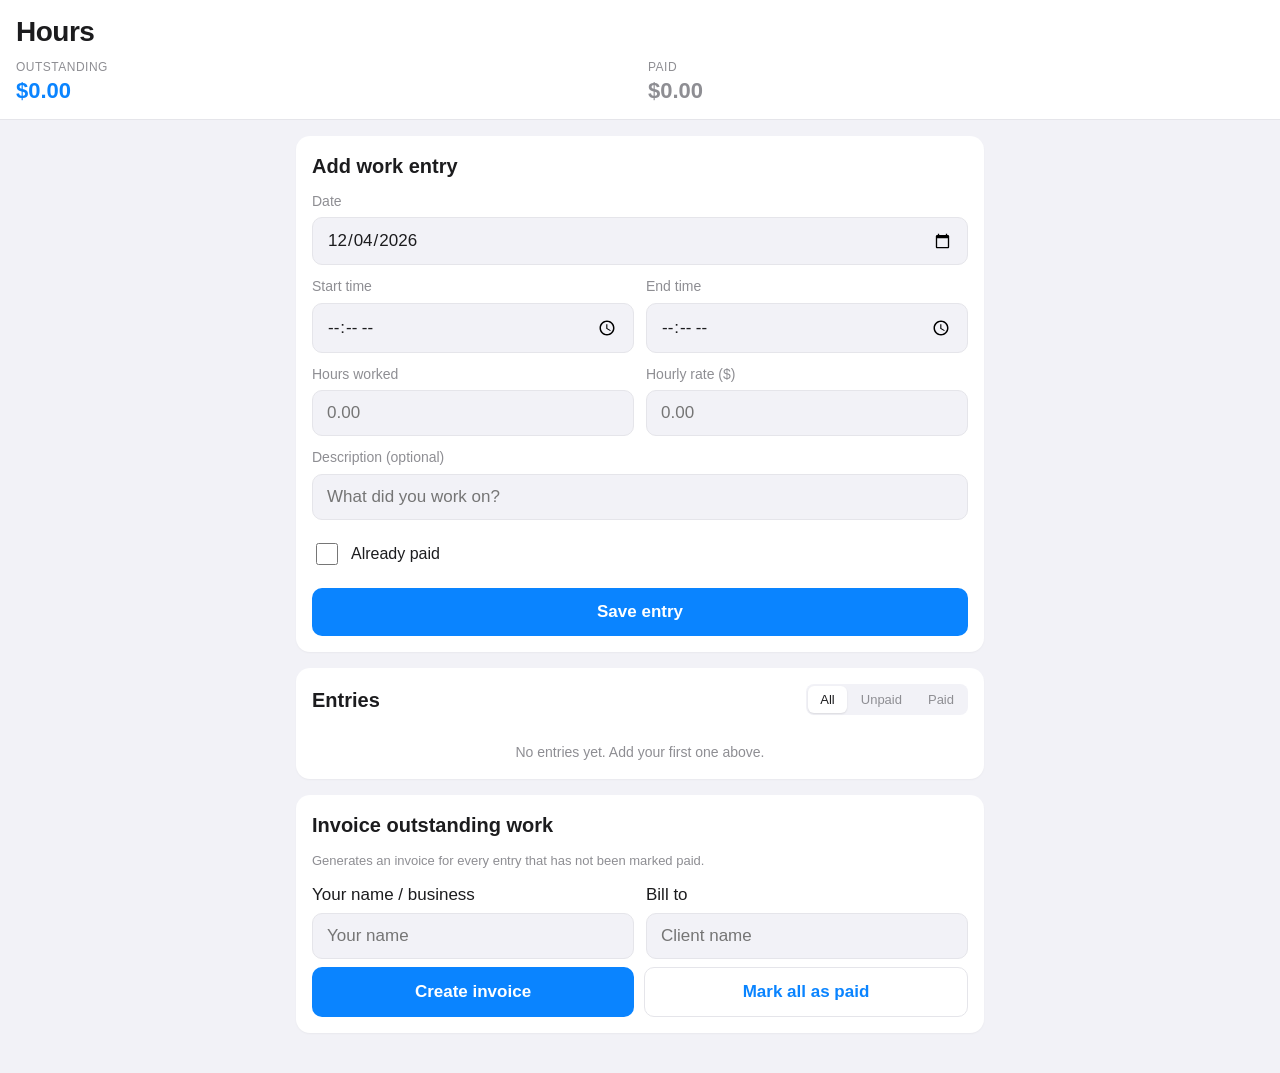
<file: tools/invoicing/index.html>
<!DOCTYPE html>
<html lang="en">
<head>
  <meta charset="UTF-8" />
  <meta name="viewport" content="width=device-width, initial-scale=1, viewport-fit=cover, user-scalable=no" />
  <meta name="theme-color" content="#0a84ff" />
  <meta name="apple-mobile-web-app-capable" content="yes" />
  <meta name="apple-mobile-web-app-status-bar-style" content="black-translucent" />
  <meta name="apple-mobile-web-app-title" content="Hours" />
  <link rel="icon" href="icon-192.png" type="image/png" />
  <link rel="apple-touch-icon" href="icon-180.png" />
  <link rel="manifest" href="manifest.json" />
  <link rel="stylesheet" href="styles.css" />
  <title>Work Hours & Invoicing</title>
</head>
<body>
  <header class="topbar">
    <h1>Hours</h1>
    <div class="summary">
      <div><span class="label">Outstanding</span><span id="outstandingTotal" class="amount">$0.00</span></div>
      <div><span class="label">Paid</span><span id="paidTotal" class="amount muted">$0.00</span></div>
    </div>
  </header>

  <main>
    <section class="card">
      <h2 id="formTitle">Add work entry</h2>
      <form id="entryForm" autocomplete="off">
        <input type="hidden" id="entryId" />

        <label>
          Date
          <input type="date" id="date" required />
        </label>

        <div class="row">
          <label>
            Start time
            <input type="time" id="startTime" />
          </label>
          <label>
            End time
            <input type="time" id="endTime" />
          </label>
        </div>

        <div class="row">
          <label>
            Hours worked
            <input type="number" id="hours" inputmode="decimal" step="0.01" min="0" placeholder="0.00" required />
          </label>
          <label>
            Hourly rate ($)
            <input type="number" id="rate" inputmode="decimal" step="0.01" min="0" placeholder="0.00" required />
          </label>
        </div>

        <label>
          Description (optional)
          <input type="text" id="description" maxlength="200" placeholder="What did you work on?" />
        </label>

        <label class="checkbox">
          <input type="checkbox" id="paid" />
          <span>Already paid</span>
        </label>

        <div class="actions">
          <button type="submit" id="saveBtn" class="primary">Save entry</button>
          <button type="button" id="cancelBtn" class="ghost hidden">Cancel</button>
        </div>
      </form>
    </section>

    <section class="card">
      <div class="entries-header">
        <h2>Entries</h2>
        <div class="filters">
          <button type="button" class="filter active" data-filter="all">All</button>
          <button type="button" class="filter" data-filter="unpaid">Unpaid</button>
          <button type="button" class="filter" data-filter="paid">Paid</button>
        </div>
      </div>
      <ul id="entries" class="entries"></ul>
      <p id="emptyState" class="empty">No entries yet. Add your first one above.</p>
    </section>

    <section class="card invoice-card">
      <h2>Invoice outstanding work</h2>
      <p class="muted small">Generates an invoice for every entry that has not been marked paid.</p>
      <div class="row">
        <label>
          Your name / business
          <input type="text" id="invoiceFrom" placeholder="Your name" />
        </label>
        <label>
          Bill to
          <input type="text" id="invoiceTo" placeholder="Client name" />
        </label>
      </div>
      <div class="actions">
        <button type="button" id="invoiceBtn" class="primary">Create invoice</button>
        <button type="button" id="markAllPaidBtn" class="ghost">Mark all as paid</button>
      </div>
    </section>
  </main>

  <div id="invoiceModal" class="modal hidden" role="dialog" aria-modal="true" aria-labelledby="invoiceTitle">
    <div class="modal-content">
      <div class="modal-actions no-print">
        <button type="button" id="shareInvoiceBtn" class="primary">Share / Save PDF</button>
        <button type="button" id="closeInvoiceBtn" class="ghost">Close</button>
      </div>
      <div id="invoiceContent" class="invoice"></div>
    </div>
  </div>

  <script src="app.js"></script>
</body>
</html>
</file>
<file: styles.css>
/* ============ Design tokens ============ */
:root {
  --bg: #f7f8fa;
  --bg-alt: #eef1f5;
  --surface: #ffffff;
  --text: #16202e;
  --text-muted: #5b6779;
  --border: #dde3ea;
  --accent: #ff6a1a;
  --accent-ink: #ffffff;
  --hero-bg: #0f1420;
  --hero-text: #f4f6f9;
  --hero-muted: #9aa7ba;
  --radius: 12px;
  --shadow: 0 1px 3px rgba(15, 20, 32, 0.08), 0 8px 24px rgba(15, 20, 32, 0.06);
}

@media (prefers-color-scheme: dark) {
  :root {
    --bg: #0f1420;
    --bg-alt: #131a29;
    --surface: #1a2334;
    --text: #eef2f7;
    --text-muted: #9aa7ba;
    --border: #2a3547;
    --shadow: 0 1px 3px rgba(0, 0, 0, 0.4), 0 8px 24px rgba(0, 0, 0, 0.3);
  }
}

* { box-sizing: border-box; margin: 0; padding: 0; }

html { scroll-behavior: smooth; }

body {
  font-family: -apple-system, BlinkMacSystemFont, "Segoe UI", Roboto, Helvetica, Arial, sans-serif;
  background: var(--bg);
  color: var(--text);
  line-height: 1.6;
  -webkit-font-smoothing: antialiased;
}

.container { max-width: 1080px; margin: 0 auto; padding: 0 20px; }
.center { text-align: center; }
.hidden { display: none !important; }

h1 { font-size: clamp(2.2rem, 5.5vw, 3.6rem); line-height: 1.1; letter-spacing: -0.02em; }
h2 { font-size: clamp(1.5rem, 3.5vw, 2.1rem); letter-spacing: -0.01em; margin-bottom: 0.35em; }
h3 { font-size: 1.15rem; margin-bottom: 0.4em; }

.section { padding: 72px 0; }
.section-alt { background: var(--bg-alt); }
.section-sub { color: var(--text-muted); max-width: 620px; margin-bottom: 32px; }
.center .section-sub { margin-left: auto; margin-right: auto; }

/* ============ Header ============ */
.site-header {
  position: sticky; top: 0; z-index: 50;
  background: color-mix(in srgb, var(--hero-bg) 92%, transparent);
  backdrop-filter: blur(10px);
  border-bottom: 1px solid rgba(255, 255, 255, 0.08);
}

.nav { display: flex; align-items: center; justify-content: space-between; height: 60px; }

.brand {
  display: flex; align-items: center; gap: 8px;
  color: var(--hero-text); text-decoration: none; font-size: 1.05rem;
}
.brand strong { color: var(--accent); }
.brand-mark { color: var(--accent); font-size: 1.2rem; }

.nav-links { display: flex; align-items: center; gap: 20px; }
.nav-links a {
  color: var(--hero-muted); text-decoration: none; font-size: 0.92rem;
}
.nav-links a:hover { color: var(--hero-text); }

@media (max-width: 720px) {
  .nav-links a:not(.btn) { display: none; }
}

/* ============ Buttons ============ */
.btn {
  display: inline-block;
  padding: 12px 24px;
  border-radius: 999px;
  border: 1.5px solid transparent;
  font-size: 1rem; font-weight: 600;
  text-decoration: none; cursor: pointer;
  transition: transform 0.12s ease, opacity 0.12s ease;
}
.btn:hover { transform: translateY(-1px); }
.btn:active { transform: translateY(0); opacity: 0.9; }
.btn-primary { background: var(--accent); color: var(--accent-ink) !important; }
.btn-ghost { border-color: var(--hero-muted); color: var(--hero-text) !important; }
.btn-small { padding: 8px 18px; font-size: 0.88rem; background: var(--accent); color: var(--accent-ink) !important; }
.btn-large { padding: 16px 32px; font-size: 1.1rem; }
.btn-block { display: block; text-align: center; margin-top: 16px; }

/* ============ Hero ============ */
.hero {
  background: linear-gradient(165deg, var(--hero-bg) 0%, #17203a 60%, #1b2030 100%);
  color: var(--hero-text);
  padding: 88px 0 72px;
}
.hero-inner { max-width: 760px; }
.eyebrow {
  text-transform: uppercase; letter-spacing: 0.14em; font-size: 0.8rem;
  color: var(--accent); font-weight: 700; margin-bottom: 16px;
}
.accent { color: var(--accent); }
.lede { font-size: 1.15rem; color: var(--hero-muted); margin: 20px 0 28px; }
.lede strong { color: var(--hero-text); }
.hero-actions { display: flex; gap: 12px; flex-wrap: wrap; }

.trust-strip {
  display: flex; flex-wrap: wrap; gap: 12px 32px;
  list-style: none; margin-top: 40px; padding-top: 24px;
  border-top: 1px solid rgba(255, 255, 255, 0.12);
  color: var(--hero-muted); font-size: 0.92rem;
}
.trust-strip strong { color: var(--hero-text); font-size: 1.15rem; margin-right: 6px; }

/* ============ Cards ============ */
.card {
  background: var(--surface);
  border: 1px solid var(--border);
  border-radius: var(--radius);
  padding: 24px;
  box-shadow: var(--shadow);
}

/* ============ Quote calculator ============ */
.quote-grid {
  display: grid; grid-template-columns: 1.2fr 1fr; gap: 24px; align-items: start;
}
@media (max-width: 820px) { .quote-grid { grid-template-columns: 1fr; } }

.quote-form label { display: block; margin-bottom: 18px; font-weight: 600; font-size: 0.92rem; }
.quote-form input[type="number"],
.quote-form select {
  display: block; width: 100%; margin-top: 6px;
  padding: 11px 12px; font-size: 1rem;
  border: 1.5px solid var(--border); border-radius: 8px;
  background: var(--bg); color: var(--text);
}
.quote-form input:focus, .quote-form select:focus {
  outline: none; border-color: var(--accent);
}
.checkbox { display: flex; align-items: center; gap: 10px; cursor: pointer; }
.checkbox input { width: 18px; height: 18px; accent-color: var(--accent); }

.hint { display: block; font-size: 0.8rem; color: var(--text-muted); font-weight: 400; margin-top: 4px; }

.size-presets { display: flex; flex-wrap: wrap; gap: 8px; margin: -6px 0 18px; }
.chip {
  padding: 7px 12px; font-size: 0.8rem;
  border: 1.5px solid var(--border); border-radius: 999px;
  background: var(--surface); color: var(--text-muted); cursor: pointer;
}
.chip:hover, .chip.active { border-color: var(--accent); color: var(--accent); }

.quote-result { position: sticky; top: 76px; }
.quote-lines { margin: 12px 0; }
.quote-lines > div {
  display: flex; justify-content: space-between;
  padding: 9px 0; border-bottom: 1px dashed var(--border);
  font-size: 0.95rem;
}
.quote-lines dt { color: var(--text-muted); }
.quote-lines dd { font-variant-numeric: tabular-nums; font-weight: 600; }

.materials-line dd {
  color: var(--accent);
  position: relative;
}
.materials-line dd::after {
  content: " ✓";
}

.quote-total {
  display: flex; justify-content: space-between; align-items: baseline;
  padding-top: 14px; font-size: 1.05rem; font-weight: 700;
}
.quote-total span:last-child { font-size: 1.7rem; font-variant-numeric: tabular-nums; }

/* ============ Product grids ============ */
.product-grid {
  display: grid; grid-template-columns: repeat(auto-fill, minmax(240px, 1fr)); gap: 20px;
}

.product {
  display: flex; flex-direction: column;
  background: var(--surface);
  border: 1px solid var(--border);
  border-radius: var(--radius);
  overflow: hidden;
  box-shadow: var(--shadow);
}

.product-art {
  display: flex; align-items: center; justify-content: center;
  height: 130px; font-size: 3rem;
  background: linear-gradient(150deg, #1b2438, #232f4a);
}

.product-body { padding: 18px; display: flex; flex-direction: column; flex: 1; }
.product-body h3 { font-size: 1.02rem; }
.product-body p { font-size: 0.87rem; color: var(--text-muted); flex: 1; margin: 6px 0 14px; }

.product-meta {
  display: flex; justify-content: space-between; align-items: center; margin-bottom: 12px;
}
.product-price { font-size: 1.25rem; font-weight: 700; }
.product-tag { font-size: 0.75rem; color: var(--text-muted); }

.product .btn { text-align: center; padding: 10px 16px; font-size: 0.9rem; }

/* ============ Services ============ */
.service-grid {
  display: grid; grid-template-columns: repeat(auto-fit, minmax(260px, 1fr)); gap: 20px;
}
.service p { font-size: 0.92rem; color: var(--text-muted); }
.service strong { color: var(--text); }

/* ============ Steps ============ */
.steps {
  counter-reset: step; list-style: none;
  display: grid; grid-template-columns: repeat(auto-fit, minmax(240px, 1fr)); gap: 20px;
}
.steps li {
  counter-increment: step;
  background: var(--surface); border: 1px solid var(--border);
  border-radius: var(--radius); padding: 24px; box-shadow: var(--shadow);
  color: var(--text-muted); font-size: 0.95rem;
}
.steps li strong { color: var(--text); display: block; margin-bottom: 6px; font-size: 1.05rem; }
.steps li::before {
  content: counter(step);
  display: inline-flex; align-items: center; justify-content: center;
  width: 30px; height: 30px; margin-bottom: 12px;
  border-radius: 50%; background: var(--accent); color: var(--accent-ink);
  font-weight: 700; font-size: 0.9rem;
}

/* ============ FAQ ============ */
details {
  background: var(--surface); border: 1px solid var(--border);
  border-radius: var(--radius); padding: 16px 20px; margin-bottom: 10px;
}
summary { cursor: pointer; font-weight: 600; }
details p { margin-top: 10px; color: var(--text-muted); font-size: 0.95rem; }

/* ============ Footer ============ */
.site-footer {
  background: var(--hero-bg); color: var(--hero-muted);
  padding: 28px 0; font-size: 0.88rem;
}
.footer-inner { display: flex; justify-content: space-between; flex-wrap: wrap; gap: 8px; }
.site-footer strong { color: var(--accent); }
</file>
<file: dfam/styles.css>
/* ============================================================
   Delta-X · DfAM Academy — course platform mockup
   Brand: Delta-X royal blue, Delta-X red, sky-blue CTA accent
   ============================================================ */

:root {
  /* Surfaces */
  --bg:        #F4F6FB;   /* page background */
  --bg-2:      #EBEFF7;   /* recessed surface */
  --surface:   #FFFFFF;   /* card surface */
  --surface-2: #FAFBFD;   /* nested card */
  --line:      #DDE2EC;
  --line-soft: #E8ECF3;

  /* Text */
  --text:      #111726;
  --text-2:    #4A5363;
  --text-3:    #7C8492;

  /* Brand — Delta-X */
  --dx-red:    #C8102E;   /* DELTA wordmark + triangle-A */
  --dx-red-2:  #A50C26;   /* darker for hover */
  --dx-blue:   #1E3FA0;   /* X + corporate primary */
  --dx-blue-2: #162D74;   /* hover */
  --dx-blue-3: #3556C8;   /* accent link */
  --dx-sky:    #5AB4DA;   /* "Let's Talk" sky CTA */
  --dx-sky-2:  #3D9EC6;

  /* Aliases used across the stylesheet — repointed at Delta-X */
  --navy:      var(--dx-blue);
  --navy-2:    var(--dx-blue-2);
  --navy-3:    var(--dx-blue-3);
  --teal:      var(--dx-sky);     /* "verified/trust" accent → Delta-X sky */
  --blue:      var(--dx-blue);
  --blue-2:    var(--dx-blue-2);

  /* Signal */
  --amber:     #B07300;
  --green:     #167C4A;
  --red:       var(--dx-red);
  --paper:     #FFFFFF;

  --r-sm: 6px;
  --r:    10px;
  --r-lg: 16px;

  --font-sans: "Inter", "Helvetica Neue", system-ui, -apple-system, "Segoe UI", Roboto, sans-serif;
  --font-mono: ui-monospace, "JetBrains Mono", "IBM Plex Mono", Menlo, monospace;

  --shadow-sm: 0 1px 2px rgba(14, 26, 46, 0.04), 0 0 0 1px rgba(14, 26, 46, 0.04);
  --shadow:    0 4px 16px -4px rgba(14, 26, 46, 0.08), 0 0 0 1px rgba(14, 26, 46, 0.04);
}

* { box-sizing: border-box; }
html, body { margin: 0; padding: 0; }
body {
  background: var(--bg);
  color: var(--text);
  font-family: var(--font-sans);
  font-size: 15px;
  line-height: 1.55;
  -webkit-font-smoothing: antialiased;
  text-rendering: optimizeLegibility;
}
h1, h2, h3, h4 { margin: 0 0 .4em; line-height: 1.15; letter-spacing: -0.015em; color: var(--text); }
h1 { font-size: clamp(34px, 4.4vw, 58px); font-weight: 700; }
h2 { font-size: clamp(24px, 2.4vw, 34px); font-weight: 650; }
h3 { font-size: 17px; font-weight: 600; }
p  { color: var(--text-2); margin: 0 0 1em; }
a  { color: var(--navy-3); text-decoration: none; }
button { font: inherit; }
ul, ol { margin: 0; padding: 0; list-style: none; }

/* ----------- Top bar ----------- */
.topbar {
  position: sticky; top: 0; z-index: 50;
  display: grid; grid-template-columns: auto 1fr auto;
  align-items: center; gap: 24px;
  padding: 14px 28px;
  background: rgba(255, 255, 255, 0.85);
  backdrop-filter: saturate(160%) blur(10px);
  border-bottom: 1px solid var(--line);
}
.brand { display: flex; align-items: center; gap: 14px; text-decoration: none; }
.dx-logo { display: block; height: 30px; width: auto; flex-shrink: 0; overflow: visible; }
.dx-logo .dx-d { fill: var(--dx-red); }
.dx-logo .dx-x { fill: var(--dx-blue); }
.dx-logo .dx-x-grp { color: var(--dx-blue); stroke: var(--dx-blue); }
.dx-logo .dx-r { fill: var(--dx-red); }
.brand-text {
  display: grid; gap: 2px;
  padding-left: 14px; margin-left: 2px;
  border-left: 1px solid var(--line);
}
.brand-product {
  font-weight: 700; letter-spacing: .12em;
  font-size: 13px; color: var(--text-2); text-transform: uppercase;
}
.brand-sub {
  font-size: 11px; color: var(--text-3);
  letter-spacing: .04em; font-weight: 500;
}
.topnav { display: flex; gap: 4px; justify-content: center; }
.nav-btn {
  background: transparent; color: var(--text-2);
  border: 1px solid transparent;
  padding: 8px 14px; border-radius: 999px;
  cursor: pointer; font-size: 13px; font-weight: 500;
  transition: .15s ease;
}
.nav-btn:hover { color: var(--navy); background: var(--bg-2); }
.nav-btn.active { background: var(--navy); color: white; border-color: var(--navy); }

.top-actions { display: flex; align-items: center; gap: 10px; }
.kbd {
  font-family: var(--font-mono); font-size: 11px; color: var(--text-3);
  border: 1px solid var(--line); padding: 2px 6px; border-radius: 4px;
  background: var(--surface);
}

.btn {
  border: 1px solid var(--line);
  background: var(--surface);
  color: var(--text);
  padding: 9px 16px;
  border-radius: var(--r-sm);
  cursor: pointer;
  font-size: 13px; font-weight: 600;
  transition: .15s ease;
  white-space: nowrap;
  box-shadow: var(--shadow-sm);
}
.btn:hover { background: var(--bg-2); border-color: #C9D1DC; }
.btn-primary {
  background: var(--navy); border-color: var(--navy); color: white;
  box-shadow: 0 1px 2px rgba(30, 63, 160, 0.18), 0 6px 18px -8px rgba(30, 63, 160, 0.4);
}
.btn-primary:hover { background: var(--navy-2); border-color: var(--navy-2); }
.btn-ghost { background: transparent; box-shadow: none; }
.btn-ghost:hover { background: var(--bg-2); }
.btn.lg { padding: 12px 22px; font-size: 14px; border-radius: var(--r); }
.btn.full { width: 100%; margin-top: 12px; }

/* ----------- Views ----------- */
.view { display: none; }
.view.active { display: block; animation: fade .25s ease; }
@keyframes fade { from { opacity: 0; transform: translateY(4px); } to { opacity: 1; transform: none; } }
main { min-height: calc(100vh - 64px); }

/* ============================================================ LANDING */
.hero {
  display: grid; grid-template-columns: 1.2fr 1fr; gap: 60px;
  padding: 80px 56px 100px;
  position: relative;
  background:
    radial-gradient(900px 360px at 20% 0%, rgba(30, 63, 160, 0.06), transparent 70%),
    radial-gradient(700px 320px at 90% 100%, rgba(90, 180, 218, 0.04), transparent 70%),
    var(--surface);
  border-bottom: 1px solid var(--line);
}
.eyebrow {
  font-family: var(--font-mono); font-size: 11px;
  color: var(--navy-3); letter-spacing: .14em; text-transform: uppercase;
  margin-bottom: 24px;
}
h1 s { color: var(--text-3); text-decoration-color: var(--dx-red); text-decoration-thickness: 2px; }
h1 .accent { color: var(--dx-red); }
.lede { font-size: 18px; max-width: 56ch; color: var(--text-2); margin-top: 18px; }
.cta-row { display: flex; gap: 12px; margin: 32px 0 24px; flex-wrap: wrap; }
.trust-strip { margin-top: 24px; }
.trust-strip > span { font-size: 11px; color: var(--text-3); letter-spacing: .12em; text-transform: uppercase; }
.logos { display: flex; flex-wrap: wrap; gap: 24px 28px; margin-top: 12px; }
.logos span {
  font-family: var(--font-mono); font-size: 12px; color: var(--text-2);
  letter-spacing: .12em; padding-bottom: 4px; border-bottom: 1px solid var(--line);
}

.hero-visual {
  position: relative; min-height: 360px;
  border-radius: var(--r-lg);
  background: linear-gradient(180deg, var(--surface), var(--bg-2));
  border: 1px solid var(--line);
  overflow: hidden;
  box-shadow: var(--shadow);
}
.iso-grid {
  position: absolute; inset: 0;
  background-image:
    linear-gradient(rgba(30, 63, 160, 0.05) 1px, transparent 1px),
    linear-gradient(90deg, rgba(30, 63, 160, 0.05) 1px, transparent 1px);
  background-size: 28px 28px;
}
.iso-part { position: absolute; inset: 0; width: 100%; height: 100%; }

/* ---- Thesis ---- */
.thesis {
  padding: 80px 56px;
  display: grid; grid-template-columns: 1fr 1.2fr; gap: 60px;
  align-items: center;
  border-bottom: 1px solid var(--line);
  background: var(--surface);
}
.thesis-headline h2 { font-weight: 650; }
.thesis-grid { display: grid; grid-template-columns: 1fr 1fr; gap: 18px; }
.thesis-card {
  border: 1px solid var(--line); border-radius: var(--r);
  padding: 18px; background: var(--surface);
  box-shadow: var(--shadow-sm);
}
.thesis-card.bad  { border-color: rgba(200, 16, 46, 0.4); }
.thesis-card.good { border-color: rgba(22, 124, 74, 0.4); }
.thesis-card header {
  display: flex; justify-content: space-between; align-items: center;
  margin-bottom: 14px;
}
.material { font-family: var(--font-mono); font-size: 12px; color: var(--text-2); }
.part-art { background: var(--bg-2); border-radius: var(--r-sm); padding: 14px; }
.part-art svg { width: 100%; height: auto; }
.thesis-card footer { margin-top: 14px; font-size: 13px; color: var(--text-2); }
.thesis-card footer strong { color: var(--text); }

.tag {
  display: inline-block; font-family: var(--font-mono); font-size: 10px;
  letter-spacing: .1em; text-transform: uppercase; padding: 4px 8px;
  border-radius: 999px; border: 1px solid var(--line); background: var(--surface);
}
.tag-red   { color: var(--red);   border-color: rgba(200, 16, 46, 0.4); background: rgba(200, 16, 46, 0.06); }
.tag-green { color: var(--green); border-color: rgba(22, 124, 74, 0.4); background: rgba(22, 124, 74, 0.06); }
.tag-blue  { color: var(--navy-3); border-color: rgba(53, 86, 200, 0.4); background: rgba(53, 86, 200, 0.06); }
.tag-amber { color: var(--amber); border-color: rgba(176, 115, 0, 0.4); background: rgba(176, 115, 0, 0.06); }
.tag-grey  { color: var(--text-3); }

/* ---- Framework ---- */
.framework { padding: 80px 56px; border-bottom: 1px solid var(--line); background: var(--bg); }
.kicker {
  font-family: var(--font-mono); font-size: 11px; color: var(--text-3);
  letter-spacing: .14em; text-transform: uppercase; margin-bottom: 10px;
}
.kicker.blue { color: var(--navy-3); }
.framework-flow {
  margin-top: 30px;
  display: grid; grid-template-columns: repeat(6, 1fr); gap: 14px;
}
.framework-flow li {
  position: relative;
  border: 1px solid var(--line); border-radius: var(--r);
  padding: 18px; background: var(--surface);
  box-shadow: var(--shadow-sm);
}
.framework-flow li:not(:last-child)::after {
  content: "→"; position: absolute; right: -16px; top: 50%;
  transform: translateY(-50%); color: var(--text-3); font-size: 18px;
}
.framework-flow .step {
  font-family: var(--font-mono); font-size: 11px; color: var(--navy-3);
  letter-spacing: .1em;
}
.framework-flow h3 { margin: 4px 0 4px; color: var(--navy); }
.framework-flow p  { font-size: 13px; margin: 0; }

/* ---- Audience ---- */
.audience { padding: 80px 56px; border-bottom: 1px solid var(--line); background: var(--surface); }
.audience-grid { display: grid; grid-template-columns: repeat(3, 1fr); gap: 18px; margin-top: 24px; }
.aud-card {
  border: 1px solid var(--line); border-radius: var(--r);
  padding: 24px; background: var(--surface);
  box-shadow: var(--shadow-sm);
}
.aud-card h3 { margin-bottom: 10px; color: var(--navy); }

/* ---- Curriculum ---- */
.curriculum { padding: 80px 56px; border-bottom: 1px solid var(--line); background: var(--bg); }
.section-head { max-width: 720px; margin-bottom: 28px; }
.mod-list { display: grid; gap: 12px; }
.mod-row {
  display: grid; grid-template-columns: 80px 1.6fr 1fr auto auto;
  gap: 18px; align-items: center;
  padding: 18px 22px;
  background: var(--surface);
  border: 1px solid var(--line);
  border-radius: var(--r);
  box-shadow: var(--shadow-sm);
}
.mod-row .num {
  font-family: var(--font-mono); font-size: 12px; color: var(--navy-3);
  letter-spacing: .1em;
}
.mod-row .title { font-weight: 600; font-size: 15px; color: var(--navy); }
.mod-row .qq { color: var(--text-2); font-size: 13px; font-style: italic; }
.mod-row .meta { color: var(--text-3); font-family: var(--font-mono); font-size: 11px; }
.mod-row .deliv {
  display: inline-block; padding: 4px 10px;
  border-radius: 999px; border: 1px solid var(--line);
  font-family: var(--font-mono); font-size: 11px;
  color: var(--text-2); background: var(--bg-2);
}

/* ---- Outcomes ---- */
.outcomes { padding: 80px 56px; border-bottom: 1px solid var(--line); background: var(--surface); }
.outcome-grid {
  display: grid; grid-template-columns: repeat(3, 1fr); gap: 14px; margin-top: 24px;
}
.outcome-grid li {
  display: flex; gap: 14px; align-items: flex-start;
  padding: 18px; border: 1px solid var(--line); border-radius: var(--r);
  background: var(--surface);
  box-shadow: var(--shadow-sm);
}
.outcome-grid li span {
  font-family: var(--font-mono); font-size: 12px; color: var(--navy-3);
}

/* ---- Enterprise ---- */
.enterprise {
  padding: 80px 56px; border-bottom: 1px solid var(--line);
  display: grid; grid-template-columns: 1fr 1fr; gap: 60px; align-items: center;
  background: var(--bg);
}
.feature-list { margin: 18px 0 24px; display: grid; gap: 8px; }
.feature-list li {
  position: relative; padding-left: 22px; color: var(--text-2);
}
.feature-list li::before {
  content: ""; position: absolute; left: 0; top: 9px;
  width: 12px; height: 2px; background: var(--navy);
}
.enterprise-stat {
  display: grid; gap: 12px;
  padding: 30px;
  background: var(--navy);
  border: 1px solid var(--navy);
  border-radius: var(--r-lg);
  color: white;
  box-shadow: var(--shadow);
}
.enterprise-stat .card-title { color: rgba(255,255,255,.6); }
.stat { display: grid; gap: 4px; padding: 14px 0; border-bottom: 1px solid rgba(255,255,255,.1); }
.stat:last-child { border-bottom: 0; }
.stat .big { font-size: 32px; font-weight: 700; letter-spacing: -0.02em; color: white; }
.stat .lbl { color: rgba(255,255,255,.7); font-size: 13px; }

/* ---- Final CTA ---- */
.final-cta {
  text-align: center; padding: 100px 56px;
  background:
    radial-gradient(700px 280px at 50% 0%, rgba(30, 63, 160, 0.06), transparent 70%),
    var(--surface);
}
.final-cta h2 { font-size: clamp(28px, 3.4vw, 44px); margin-bottom: 24px; color: var(--navy); }
.final-cta .cta-row { justify-content: center; }
.footsig {
  display: grid; gap: 14px; justify-items: center;
  color: var(--text-3); font-size: 12px;
  padding: 36px 28px 32px;
  border-top: 1px solid var(--line); font-family: var(--font-mono);
  background: var(--bg);
}
.footsig .dx-logo { height: 22px; opacity: .85; }
.footsig .foot-addr {
  font-family: var(--font-sans); font-size: 12px; color: var(--text-2);
  line-height: 1.55; text-align: center;
}
.footsig .foot-addr strong { color: var(--text); font-weight: 600; }
.footsig .foot-mini { letter-spacing: .08em; }

/* ============================================================ DASHBOARD */
.dash-grid {
  display: grid; grid-template-columns: 280px 1fr 300px;
  gap: 18px; padding: 28px;
}
.card-title {
  font-family: var(--font-mono); font-size: 11px; color: var(--text-3);
  letter-spacing: .14em; text-transform: uppercase; margin-bottom: 12px;
}
.dash-left > *, .dash-right > *, .dash-center > * {
  margin-bottom: 18px;
}
.ident-card {
  display: flex; gap: 12px; align-items: center;
  padding: 16px; border: 1px solid var(--line);
  background: var(--surface); border-radius: var(--r);
  box-shadow: var(--shadow-sm);
}
.avatar {
  width: 42px; height: 42px; border-radius: 50%;
  background: var(--navy);
  display: grid; place-items: center;
  font-weight: 700; color: white; font-size: 14px;
}
.ident-name { font-weight: 600; color: var(--navy); }
.ident-sub  { color: var(--text-3); font-size: 12px; }

.path-card, .proficiency,
.cap-card, .tools-card, .assign-card,
.reading, .dash-right {
  padding: 18px; background: var(--surface);
  border: 1px solid var(--line); border-radius: var(--r);
  box-shadow: var(--shadow-sm);
}

.path-list li {
  display: flex; align-items: center; gap: 10px;
  padding: 8px 4px; font-size: 13px; color: var(--text-2);
  border-bottom: 1px dashed var(--line-soft);
}
.path-list li:last-child { border-bottom: 0; }
.path-list li::before {
  content: ""; width: 10px; height: 10px; border-radius: 50%;
  background: var(--line); flex-shrink: 0;
}
.path-list li.done::before    { background: var(--green); }
.path-list li.active::before  { background: var(--navy); box-shadow: 0 0 0 4px rgba(30, 63, 160, 0.12); }
.path-list li.active { color: var(--navy); font-weight: 600; }

.radar { width: 100%; height: auto; }

.resume-card {
  display: grid; grid-template-columns: 1fr auto; gap: 24px;
  align-items: center;
  padding: 22px;
  background: linear-gradient(135deg, rgba(30, 63, 160, 0.06), transparent 70%), var(--surface);
  border: 1px solid var(--line); border-radius: var(--r);
  box-shadow: var(--shadow-sm);
}
.progress { height: 6px; background: var(--line); border-radius: 999px; margin: 12px 0 6px; overflow: hidden; }
.bar { height: 100%; background: linear-gradient(90deg, var(--navy), var(--teal)); }
.progress-meta { display: flex; justify-content: space-between; font-size: 12px; color: var(--text-3); font-family: var(--font-mono); }

.row-three {
  display: grid; grid-template-columns: 1fr 1fr 1fr; gap: 16px;
}

.cap-stages li {
  font-size: 13px; padding: 8px 0;
  display: flex; align-items: center; gap: 10px;
  color: var(--text-2);
  border-bottom: 1px dashed var(--line-soft);
}
.cap-stages li:last-child { border-bottom: 0; }
.cap-stages li::before {
  content: ""; width: 8px; height: 8px; border-radius: 50%; background: var(--line);
}
.cap-stages li.done    { color: var(--text); }
.cap-stages li.done::before { background: var(--green); }
.cap-stages li.active  { color: var(--navy); font-weight: 600; }
.cap-stages li.active::before { background: var(--navy); box-shadow: 0 0 0 3px rgba(30, 63, 160, 0.15); }

.tool-list li, .assign-list li {
  display: flex; justify-content: space-between; align-items: center;
  padding: 8px 0; font-size: 13px;
  border-bottom: 1px dashed var(--line-soft);
}
.tool-list li:last-child, .assign-list li:last-child { border-bottom: 0; }
.assign-list .due { font-family: var(--font-mono); font-size: 11px; color: var(--text-3); }
.assign-list .due.late { color: var(--red); }

.reading-grid { display: grid; grid-template-columns: repeat(3, 1fr); gap: 12px; }
.read-card {
  display: block; padding: 14px;
  border: 1px solid var(--line); border-radius: var(--r-sm);
  background: var(--bg-2);
  font-size: 13px; color: var(--text); cursor: pointer;
}
.read-card:hover { border-color: var(--navy); }

.feed li, .quick-actions li {
  font-size: 13px; padding: 8px 0; color: var(--text-2);
  border-bottom: 1px dashed var(--line-soft);
}
.feed li:last-child, .quick-actions li:last-child { border-bottom: 0; }
.feed em { color: var(--text-3); font-style: normal; }
.feed strong { color: var(--text); font-weight: 600; }
.quick-actions li { cursor: pointer; }
.quick-actions li:hover { color: var(--navy); }

/* ===== Module tabs ===== */
.mod-tabs {
  display: flex; gap: 4px; padding: 18px 28px 0;
  border-bottom: 1px solid var(--line);
  background: var(--bg);
  overflow-x: auto;
}
.mtab {
  background: transparent; color: var(--text-2);
  border: 1px solid transparent; border-bottom: none;
  padding: 12px 18px; font-size: 13px; font-weight: 600;
  border-radius: var(--r) var(--r) 0 0;
  cursor: pointer; display: flex; align-items: center; gap: 10px;
  white-space: nowrap;
  transition: .15s ease;
}
.mtab span {
  font-family: var(--font-mono); font-size: 11px;
  color: var(--text-3); letter-spacing: .1em;
}
.mtab:hover { color: var(--navy); background: var(--surface); }
.mtab.active {
  background: var(--surface); color: var(--navy);
  border-color: var(--line); position: relative; top: 1px;
}
.mtab.active span { color: var(--navy-3); }
.mod-body[hidden] { display: none !important; }

/* ===== Module surfaces ===== */
.mod-grid {
  display: grid; grid-template-columns: 260px 1fr 300px;
  gap: 18px; padding: 28px;
}
.mod-outline, .mod-canvas, .mod-right,
.cap-left, .cap-canvas, .cap-right {
  padding: 22px; background: var(--surface);
  border: 1px solid var(--line); border-radius: var(--r);
  box-shadow: var(--shadow-sm);
}
.key-q {
  margin: 12px 0 18px; font-style: italic;
  color: var(--text-2); font-size: 14px;
  padding-left: 12px; border-left: 2px solid var(--navy);
}
.outline-list li {
  font-size: 13px; padding: 8px 0; color: var(--text-2);
  border-bottom: 1px dashed var(--line-soft);
  display: flex; align-items: center; gap: 10px;
}
.outline-list li::before {
  content: ""; width: 8px; height: 8px; border-radius: 50%; background: var(--line);
}
.outline-list li.done::before { background: var(--green); }
.outline-list li.done { color: var(--text); }
.outline-list li.active { color: var(--navy); font-weight: 600; }
.outline-list li.active::before { background: var(--navy); box-shadow: 0 0 0 3px rgba(30, 63, 160, 0.15); }

.canvas-head h2 { font-size: 22px; color: var(--navy); }
.canvas-head p  { margin-bottom: 18px; }

.sorter { margin: 18px 0; }
.tray {
  display: flex; gap: 10px; flex-wrap: wrap;
  padding: 14px; min-height: 76px;
  background: var(--bg-2); border: 1px dashed var(--line);
  border-radius: var(--r-sm);
}
.bins {
  margin-top: 14px;
  display: grid; grid-template-columns: repeat(4, 1fr); gap: 10px;
}
.bin {
  min-height: 130px; padding: 12px;
  background: var(--bg-2); border: 1px solid var(--line); border-radius: var(--r-sm);
  display: flex; flex-direction: column; gap: 8px;
  transition: .15s ease;
}
.bin.over { border-color: var(--navy); background: rgba(30, 63, 160, 0.05); }
.bin-head {
  font-family: var(--font-mono); font-size: 11px;
  letter-spacing: .12em; text-transform: uppercase;
  color: var(--text-3); padding-bottom: 6px; border-bottom: 1px solid var(--line-soft);
}
.bin[data-bin="poor"]      .bin-head { color: var(--red); }
.bin[data-bin="possible"]  .bin-head { color: var(--amber); }
.bin[data-bin="strong"]    .bin-head { color: var(--navy-3); }
.bin[data-bin="strategic"] .bin-head { color: var(--green); }

.card {
  user-select: none; cursor: grab;
  padding: 10px 12px;
  background: var(--surface); border: 1px solid var(--line);
  border-radius: var(--r-sm);
  font-size: 12px;
  min-width: 150px; max-width: 200px;
  display: grid; gap: 4px;
  box-shadow: var(--shadow-sm);
}
.card:active { cursor: grabbing; }
.card.dragging { opacity: 0.4; }
.card .ct { font-weight: 600; color: var(--text); }
.card .cm { font-family: var(--font-mono); font-size: 11px; color: var(--text-3); }
.card .ce { font-size: 11px; color: var(--text-2); }

.sorter-bottom { display: flex; justify-content: space-between; align-items: center; gap: 12px; margin-top: 6px; }
.sort-status { font-family: var(--font-mono); font-size: 12px; color: var(--text-3); }

.radar2 { width: 100%; height: auto; }

.top3 { display: grid; gap: 8px; }
.top3 li {
  display: flex; justify-content: space-between; align-items: center;
  padding: 10px 12px;
  background: var(--bg-2); border: 1px solid var(--line); border-radius: var(--r-sm);
  font-size: 13px;
}
.top3 li .score { font-family: var(--font-mono); color: var(--green); font-size: 12px; }

/* ===== Module 1 — Mindset ===== */
.mindset { display: grid; gap: 22px; }
.mindset-slider-wrap {
  display: grid; grid-template-columns: auto 1fr auto;
  align-items: center; gap: 16px;
  padding: 18px; background: var(--bg-2);
  border: 1px solid var(--line); border-radius: var(--r);
}
.ms-end {
  font-family: var(--font-mono); font-size: 11px;
  letter-spacing: .1em; text-transform: uppercase;
}
.ms-red   { color: var(--red); }
.ms-green { color: var(--green); }
.ms-slider, .req-field input[type="range"],
#aniso-ang, #o-ang, #o-fil, #o-wall, #mindset-slider {
  width: 100%; -webkit-appearance: none; appearance: none;
  background: transparent; height: 22px;
}
.ms-slider::-webkit-slider-runnable-track,
input[type="range"]::-webkit-slider-runnable-track {
  height: 6px; border-radius: 999px;
  background: linear-gradient(90deg, var(--red), var(--amber), var(--green));
}
.ms-slider::-moz-range-track,
input[type="range"]::-moz-range-track {
  height: 6px; border-radius: 999px;
  background: linear-gradient(90deg, var(--red), var(--amber), var(--green));
}
.ms-slider::-webkit-slider-thumb,
input[type="range"]::-webkit-slider-thumb {
  -webkit-appearance: none; appearance: none;
  width: 18px; height: 18px; border-radius: 50%;
  background: var(--navy); border: 3px solid white;
  margin-top: -6px;
  box-shadow: 0 0 0 1px var(--navy);
}
.ms-slider::-moz-range-thumb,
input[type="range"]::-moz-range-thumb {
  width: 18px; height: 18px; border-radius: 50%;
  background: var(--navy); border: 3px solid white;
  box-shadow: 0 0 0 1px var(--navy);
}

.mindset-grid { display: grid; grid-template-columns: 1fr 1.2fr; gap: 18px; }
.mindset-panel {
  background: var(--bg-2);
  border: 1px solid var(--line);
  border-radius: var(--r);
  padding: 20px;
}
.mindset-panel.viz { padding: 14px; background: var(--surface); }
.mindset-panel #ms-approach-title { margin: 6px 0 10px; color: var(--navy); }
.mindset-panel svg { width: 100%; height: auto; display: block; }
.ms-attr-list { margin-top: 14px; display: grid; gap: 8px; }
.ms-attr-list li {
  display: flex; justify-content: space-between; align-items: center;
  font-size: 12px; padding: 6px 0;
  border-bottom: 1px dashed var(--line-soft);
}
.ms-attr-list li span:first-child { color: var(--text-3); font-family: var(--font-mono); font-size: 11px; }

.mindset-result {
  display: grid; grid-template-columns: 1fr 1fr; gap: 18px;
  background: var(--bg-2);
  border: 1px solid var(--line); border-radius: var(--r);
  padding: 18px; align-items: center;
}
.result-num {
  font-size: 48px; font-weight: 700; letter-spacing: -0.03em;
  color: var(--red); line-height: 1;
  font-family: var(--font-mono);
}
.result-num.good { color: var(--green); }
.result-num span { font-size: 22px; color: var(--text-3); margin-left: 4px; }
.result-lbl { color: var(--text-2); font-size: 13px; margin-top: 4px; }
.verdict { font-size: 14px; }

.hint {
  font-size: 13px; color: var(--text-2);
  padding: 12px 14px; background: var(--bg-2);
  border-left: 2px solid var(--navy); border-radius: 0 var(--r-sm) var(--r-sm) 0;
}
.reflect {
  width: 100%; resize: vertical;
  background: var(--surface); border: 1px solid var(--line);
  color: var(--text); padding: 10px 12px; border-radius: var(--r-sm);
  font: inherit;
}
.reflect:focus { outline: none; border-color: var(--navy); box-shadow: 0 0 0 3px rgba(30, 63, 160, 0.12); }

/* ===== Module 3 — Selection Matrix ===== */
.matrix-req {
  display: grid; grid-template-columns: repeat(3, 1fr); gap: 14px;
  margin-bottom: 20px;
}
.req-field {
  background: var(--bg-2); border: 1px solid var(--line);
  border-radius: var(--r-sm); padding: 12px 14px;
}
.req-field label {
  display: flex; justify-content: space-between; align-items: center;
  font-family: var(--font-mono); font-size: 11px;
  color: var(--text-3); letter-spacing: .1em; text-transform: uppercase;
  margin-bottom: 8px;
}
.req-field output { color: var(--navy); font-weight: 600; }

.matrix-wrap { overflow-x: auto; }
.matrix {
  width: 100%; border-collapse: separate; border-spacing: 4px;
  font-size: 12px;
}
.matrix th, .matrix td { padding: 10px 8px; text-align: center; }
.matrix thead th {
  font-family: var(--font-mono); font-size: 11px;
  color: var(--text-3); letter-spacing: .08em; text-transform: uppercase;
}
.matrix tbody th {
  text-align: left; font-family: var(--font-mono); font-size: 11px;
  color: var(--text-2); padding-left: 10px;
}
.matrix td {
  background: var(--bg-2);
  border-radius: var(--r-sm);
  font-family: var(--font-mono);
  border: 1px solid var(--line);
  color: var(--text-2);
}
.matrix td.green { background: rgba(22, 124, 74, 0.10); color: var(--green); border-color: rgba(22, 124, 74, 0.3); }
.matrix td.amber { background: rgba(176, 115, 0, 0.10); color: var(--amber); border-color: rgba(176, 115, 0, 0.3); }
.matrix td.red   { background: rgba(200, 16, 46, 0.10); color: var(--red);   border-color: rgba(200, 16, 46, 0.3); }
.matrix td.best  { box-shadow: 0 0 0 2px var(--navy); }

.recommended {
  margin-top: 20px; padding: 18px;
  background: linear-gradient(135deg, rgba(30, 63, 160, 0.04), transparent 60%), var(--bg-2);
  border: 1px solid var(--line); border-radius: var(--r);
  display: grid; grid-template-columns: 1fr auto; gap: 18px; align-items: center;
}
.rec-pair h3 { margin: 4px 0 6px; color: var(--navy); }

.aniso { display: grid; gap: 10px; }
.aniso svg { width: 100%; height: auto; background: var(--bg-2); border: 1px solid var(--line); border-radius: var(--r-sm); }
.aniso label { display: flex; justify-content: space-between; font-family: var(--font-mono); font-size: 11px; color: var(--text-3); text-transform: uppercase; letter-spacing: .1em; }
.aniso-stats { display: grid; grid-template-columns: 1fr 1fr; gap: 10px; margin-top: 4px; }
.aniso-stats > div {
  background: var(--bg-2); border: 1px solid var(--line); border-radius: var(--r-sm); padding: 8px 12px;
}
.aniso-stats span { font-family: var(--font-mono); font-size: 10px; color: var(--text-3); display: block; letter-spacing: .08em; text-transform: uppercase; }
.aniso-stats strong { font-size: 16px; color: var(--navy); }

/* ===== Module 4 — Orientation Studio ===== */
.ostudio { display: grid; gap: 18px; }
.chamber {
  background: var(--bg-2); border: 1px solid var(--line);
  border-radius: var(--r); padding: 14px;
  background-image:
    linear-gradient(rgba(30, 63, 160, 0.04) 1px, transparent 1px),
    linear-gradient(90deg, rgba(30, 63, 160, 0.04) 1px, transparent 1px);
  background-size: 20px 20px;
}
.chamber svg { width: 100%; height: auto; display: block; }
.ostudio-ctrl { display: grid; grid-template-columns: 1fr 1fr 1fr; gap: 14px; }
.osctrl {
  background: var(--bg-2); border: 1px solid var(--line);
  border-radius: var(--r-sm); padding: 12px 14px;
}
.osctrl label {
  display: flex; justify-content: space-between;
  font-family: var(--font-mono); font-size: 11px;
  color: var(--text-3); letter-spacing: .1em; text-transform: uppercase;
  margin-bottom: 8px;
}
.osctrl output { color: var(--navy); font-weight: 600; }

.readouts { display: grid; grid-template-columns: repeat(4, 1fr); gap: 12px; }
.ro {
  background: var(--bg-2); border: 1px solid var(--line);
  border-radius: var(--r-sm); padding: 14px;
}
.ro-lbl { font-family: var(--font-mono); font-size: 11px; color: var(--text-3); text-transform: uppercase; letter-spacing: .1em; }
.ro-val { font-size: 22px; font-weight: 700; margin: 6px 0; color: var(--navy); }
.ro-bar { height: 6px; background: var(--line); border-radius: 999px; overflow: hidden; }
.ro-bar span { display: block; height: 100%; background: var(--green); transition: width .25s ease, background .25s ease; }
.ro-bar span.warn { background: var(--amber); }
.ro-bar span.bad  { background: var(--red); }

.checklist-strip {
  background: var(--bg-2); border: 1px solid var(--line);
  border-radius: var(--r-sm); padding: 14px;
}
.checks {
  display: grid; grid-template-columns: repeat(2, 1fr); gap: 8px;
  margin-top: 6px;
}
.checks li {
  display: flex; gap: 10px; align-items: center;
  font-size: 13px; padding: 6px 0;
  color: var(--text-2);
}
.checks li::before {
  content: ""; width: 14px; height: 14px; border-radius: 4px;
  background: var(--surface); border: 1px solid var(--line);
  flex-shrink: 0;
}
.checks li.ok::before { background: var(--green); border-color: var(--green); }
.checks li.bad::before { background: var(--red); border-color: var(--red); }

.sc-svg {
  width: 100%; height: auto;
  background: var(--bg-2); border: 1px solid var(--line); border-radius: var(--r-sm);
}
.sc-readout { display: grid; gap: 8px; margin: 12px 0; }
.sc-readout > div {
  display: flex; justify-content: space-between; align-items: center;
  padding: 10px 12px; background: var(--bg-2);
  border: 1px solid var(--line); border-radius: var(--r-sm); font-size: 13px;
}
.sc-readout span { color: var(--text-3); font-family: var(--font-mono); font-size: 11px; }
.sc-readout strong { font-size: 16px; color: var(--navy); }

/* ===== Module 5 — Factory Map ===== */
.factory { display: grid; grid-template-columns: 240px 1fr; gap: 16px; }
.factory-pins {
  background: var(--bg-2); border: 1px solid var(--line);
  border-radius: var(--r); padding: 14px;
}
.pin-tray { display: grid; gap: 8px; margin-top: 6px; }
.pin {
  cursor: grab; user-select: none;
  padding: 10px 12px;
  background: var(--surface); border: 1px solid var(--line); border-radius: var(--r-sm);
  font-size: 12px;
  display: grid; gap: 2px;
  box-shadow: var(--shadow-sm);
}
.pin:active { cursor: grabbing; }
.pin.dragging { opacity: .4; }
.pin .pn { font-weight: 600; color: var(--navy); }
.pin .pv { font-family: var(--font-mono); font-size: 10px; color: var(--text-3); }

.factory-floor {
  display: grid; grid-template-columns: 1fr 1fr 1fr;
  grid-template-rows: 1fr 1fr;
  gap: 8px;
  background: var(--bg-2); border: 1px solid var(--line);
  border-radius: var(--r);
  padding: 12px;
  min-height: 360px;
  background-image:
    linear-gradient(rgba(30, 63, 160, 0.04) 1px, transparent 1px),
    linear-gradient(90deg, rgba(30, 63, 160, 0.04) 1px, transparent 1px);
  background-size: 24px 24px;
}
.zone {
  border: 1px dashed var(--line); border-radius: var(--r-sm);
  padding: 14px; display: flex; flex-direction: column; gap: 6px;
  transition: .15s ease; position: relative;
  background: rgba(255, 255, 255, 0.6);
}
.zone.over { border-color: var(--navy); border-style: solid; background: rgba(30, 63, 160, 0.05); }
.zone.has  { background: linear-gradient(135deg, rgba(22, 124, 74, 0.08), transparent 70%); border-color: rgba(22, 124, 74, 0.4); border-style: solid; }
.z-label { font-family: var(--font-mono); font-size: 11px; letter-spacing: .1em; color: var(--text-3); text-transform: uppercase; }
.z-val { font-size: 18px; font-weight: 700; color: var(--green); font-family: var(--font-mono); }
.zone .placed { display: flex; gap: 6px; flex-wrap: wrap; margin-top: 4px; }
.zone .placed .pchip {
  font-size: 11px; padding: 4px 8px;
  background: var(--surface); border: 1px solid var(--line); border-radius: 999px;
  color: var(--navy);
}

.factory-summary {
  display: grid; grid-template-columns: 1fr 1fr 1fr auto; gap: 16px;
  align-items: center;
  margin-top: 18px; padding: 16px;
  background: var(--bg-2); border: 1px solid var(--line); border-radius: var(--r);
}
.factory-summary > div { display: grid; gap: 4px; }
.factory-summary strong { font-size: 18px; color: var(--navy); }

.ac-list { display: grid; gap: 8px; }
.ac-list li {
  display: flex; justify-content: space-between;
  padding: 8px 0; font-size: 13px;
  border-bottom: 1px dashed var(--line-soft);
}
.ac-list li strong { color: var(--navy); }
.ac-list li span { color: var(--text-3); font-family: var(--font-mono); font-size: 11px; }

/* ===== Module 6 — Validation Builder ===== */
.vbuild { display: grid; grid-template-columns: 280px 1fr; gap: 16px; }
.vmode-deck {
  background: var(--bg-2); border: 1px solid var(--line);
  border-radius: var(--r); padding: 14px;
}
.vmode-list { display: grid; gap: 8px; margin-top: 6px; }
.vmode {
  cursor: grab; user-select: none;
  padding: 10px 12px; background: var(--surface);
  border: 1px solid var(--line); border-radius: var(--r-sm);
  font-size: 12px; display: grid; gap: 4px;
  box-shadow: var(--shadow-sm);
}
.vmode:active { cursor: grabbing; }
.vmode.dragging { opacity: .4; }
.vmode .vt { font-weight: 600; color: var(--navy); }
.vmode .vs { font-family: var(--font-mono); font-size: 10px; color: var(--text-3); display: flex; gap: 8px; }
.vmode .vsev { color: var(--red); }
.vmode.placed-all { border-color: var(--green); background: rgba(22, 124, 74, 0.04); }

.vcols { display: grid; grid-template-columns: 1fr 1fr 1fr; gap: 12px; }
.vcol {
  background: var(--bg-2); border: 1px solid var(--line);
  border-radius: var(--r); display: flex; flex-direction: column;
  min-height: 280px;
}
.vcol-head {
  padding: 12px 14px; font-family: var(--font-mono); font-size: 11px;
  letter-spacing: .12em; text-transform: uppercase; color: var(--navy);
  border-bottom: 1px solid var(--line);
}
.vcol-body { flex: 1; padding: 10px; display: grid; gap: 8px; align-content: start; }
.vcol-body.over { background: rgba(30, 63, 160, 0.05); }
.vchip {
  padding: 8px 10px; background: var(--surface);
  border: 1px solid var(--line); border-radius: var(--r-sm);
  font-size: 12px; display: grid; gap: 2px;
  cursor: grab;
  box-shadow: var(--shadow-sm);
}
.vchip .vct { font-weight: 600; color: var(--navy); }
.vchip .vcm { font-family: var(--font-mono); font-size: 10px; color: var(--text-3); }

.vsummary {
  display: grid; grid-template-columns: 220px 1fr auto;
  gap: 16px; align-items: center;
  margin-top: 18px; padding: 16px;
  background: var(--bg-2); border: 1px solid var(--line); border-radius: var(--r);
}
.coverage { display: grid; gap: 8px; }
.cov-bar { height: 8px; background: var(--line); border-radius: 999px; overflow: hidden; }
.cov-bar span { display: block; height: 100%; background: linear-gradient(90deg, var(--red), var(--amber), var(--green)); transition: width .3s ease; }
.cov-num { font-family: var(--font-mono); font-size: 14px; font-weight: 700; color: var(--navy); }
.missing { font-size: 13px; color: var(--text-2); }
.missing-list-item {
  display: inline-block; padding: 3px 8px; margin: 2px 4px 0 0;
  background: rgba(200, 16, 46, 0.06); color: var(--red); border: 1px solid rgba(200, 16, 46, 0.3);
  border-radius: 999px; font-family: var(--font-mono); font-size: 10px;
}

.crit-badge {
  padding: 10px 12px;
  background: rgba(200, 16, 46, 0.06); color: var(--red);
  border: 1px solid rgba(200, 16, 46, 0.4); border-radius: var(--r-sm);
  font-family: var(--font-mono); font-size: 12px;
  text-align: center;
}
.crit-rules { margin-top: 14px; display: grid; gap: 8px; }
.crit-rules li {
  font-size: 12px; color: var(--text-2);
  padding-left: 18px; position: relative;
}
.crit-rules li::before { content: ""; position: absolute; left: 0; top: 8px; width: 8px; height: 2px; background: var(--amber); }

/* ===== Module 7 — Business Case Calculator ===== */
.bc-grid { display: grid; grid-template-columns: 1fr 1fr; gap: 18px; }
.bc-inputs, .bc-output {
  background: var(--bg-2); border: 1px solid var(--line);
  border-radius: var(--r); padding: 18px;
}
.bc-row {
  display: grid; grid-template-columns: 1fr 110px auto;
  gap: 10px; align-items: center;
  padding: 8px 0;
  border-bottom: 1px dashed var(--line-soft);
}
.bc-row:last-child { border-bottom: 0; }
.bc-row label { font-size: 13px; color: var(--text-2); }
.bc-row input {
  background: var(--surface); border: 1px solid var(--line);
  border-radius: var(--r-sm); padding: 6px 10px;
  color: var(--text); font: inherit; text-align: right;
  font-family: var(--font-mono);
}
.bc-row span { font-family: var(--font-mono); font-size: 11px; color: var(--text-3); }
.bc-row input:focus { outline: none; border-color: var(--navy); box-shadow: 0 0 0 3px rgba(30, 63, 160, 0.12); }

.bc-head { padding-bottom: 12px; border-bottom: 1px solid var(--line); margin-bottom: 16px; }
.bc-big {
  font-size: 44px; font-weight: 700; letter-spacing: -0.03em;
  color: var(--green); line-height: 1; margin: 6px 0;
  font-family: var(--font-mono);
}
.bc-sub { color: var(--text-2); font-size: 13px; }
.bc-sub strong { color: var(--navy); font-family: var(--font-mono); }

.bc-bars { display: grid; gap: 8px; margin: 6px 0 20px; }
.bc-bars li {
  display: grid; grid-template-columns: 150px 1fr 90px;
  gap: 12px; align-items: center; font-size: 12px;
}
.bc-bars b { font-family: var(--font-mono); text-align: right; color: var(--green); }
.bc-bars .bcb { display: block; height: 8px; background: linear-gradient(90deg, var(--navy), var(--teal)); border-radius: 999px; }
.bc-bars .bcb.neg { background: linear-gradient(90deg, var(--amber), var(--red)); }

.exec-slide {
  border: 1px dashed var(--line); border-radius: var(--r);
  padding: 14px; margin-top: 10px; background: var(--surface);
}
.es-pdf {
  background: var(--surface); color: var(--text);
  padding: 14px; border-radius: var(--r-sm); margin: 8px 0 14px;
  border: 1px solid var(--line);
  position: relative; overflow: hidden;
}
.es-pdf::before {
  content: ""; position: absolute; top: 0; left: 0; right: 0; height: 3px;
  background: linear-gradient(90deg, var(--dx-red) 0%, var(--dx-red) 40%, var(--dx-blue) 44%, var(--dx-blue) 100%);
}
.es-cobrand {
  display: flex; justify-content: space-between; align-items: center;
  margin: 4px 0 10px; padding-bottom: 6px;
  border-bottom: 1px dashed var(--line-soft);
}
.es-cobrand .dx-logo { height: 14px; }
.es-cobrand .es-issuer {
  font-family: var(--font-mono); font-size: 9px;
  letter-spacing: .12em; text-transform: uppercase; color: var(--text-3);
}
.es-h { font-weight: 700; font-size: 13px; margin-bottom: 8px; color: var(--dx-blue); }
.es-tbl { display: grid; gap: 4px; }
.es-tbl > div {
  display: flex; justify-content: space-between;
  font-family: var(--font-mono); font-size: 11px;
  padding: 3px 0; border-bottom: 1px dashed var(--line-soft);
}
.es-tbl strong { color: var(--green); }
.es-foot { font-size: 10px; color: var(--text-3); font-style: italic; margin-top: 6px; }

.exec-qs { display: grid; gap: 8px; }
.exec-qs li {
  font-size: 13px; color: var(--text-2); font-style: italic;
  padding: 8px 12px; background: var(--bg-2);
  border-left: 2px solid var(--navy); border-radius: 0 var(--r-sm) var(--r-sm) 0;
}

@media (max-width: 1100px) {
  .mindset-grid, .bc-grid, .factory, .vbuild { grid-template-columns: 1fr; }
  .matrix-req, .ostudio-ctrl, .readouts, .vcols { grid-template-columns: 1fr 1fr; }
}
@media (max-width: 640px) {
  .matrix-req, .ostudio-ctrl, .readouts, .vcols, .factory-floor,
  .checks { grid-template-columns: 1fr; }
  .factory-summary { grid-template-columns: 1fr; }
}

/* ============================================================ CAPSTONE */
.cap-grid {
  display: grid; grid-template-columns: 280px 1fr 320px;
  gap: 18px; padding: 28px;
}
.cap-tree { margin: 16px 0; }
.cap-tree li {
  display: grid; grid-template-columns: 28px 1fr auto;
  gap: 10px; align-items: center;
  padding: 10px 0;
  border-bottom: 1px dashed var(--line-soft);
  font-size: 13px;
  color: var(--text-2);
}
.cap-tree li:last-child { border-bottom: 0; }
.cap-tree .n {
  font-family: var(--font-mono); font-size: 11px; color: var(--text-3);
  text-align: center;
}
.cap-tree .w {
  font-family: var(--font-mono); font-size: 11px; color: var(--text-3);
}
.cap-tree li.done    { color: var(--text); }
.cap-tree li.done .n   { color: var(--green); }
.cap-tree li.active    { color: var(--navy); font-weight: 600; }
.cap-tree li.active .n { color: var(--navy); }

.rubric { margin-top: 14px; padding-top: 14px; border-top: 1px solid var(--line-soft); }
.rubric-list { display: grid; gap: 10px; }
.rubric-list li {
  display: grid; grid-template-columns: 1fr 1.4fr;
  gap: 10px; align-items: center; font-size: 12px; color: var(--text-2);
}
.bar-wrap { height: 6px; background: var(--line); border-radius: 999px; overflow: hidden; }
.bar-fill { display: block; height: 100%; background: linear-gradient(90deg, var(--navy), var(--teal)); }

.cap-stage-head { margin-bottom: 20px; }
.cap-stage-head h2 { font-size: 24px; color: var(--navy); }

.cap-fields { display: grid; gap: 14px; margin-bottom: 22px; }
.field { display: grid; gap: 6px; }
.field span {
  font-family: var(--font-mono); font-size: 11px;
  letter-spacing: .1em; text-transform: uppercase;
  color: var(--text-3);
}
.field input, .field textarea {
  background: var(--surface); border: 1px solid var(--line); border-radius: var(--r-sm);
  padding: 10px 12px; color: var(--text); font: inherit; resize: vertical;
}
.field input:focus, .field textarea:focus {
  outline: none; border-color: var(--navy);
  box-shadow: 0 0 0 3px rgba(30, 63, 160, 0.12);
}
.cap-actions { display: flex; gap: 10px; justify-content: flex-end; }

.pdf-preview {
  background: var(--surface); color: var(--text);
  padding: 18px; border-radius: var(--r-sm);
  border: 1px solid var(--line);
  font-size: 12px;
  box-shadow: var(--shadow-sm);
}
.pdf-page { display: grid; gap: 8px; }
.pdf-bar {
  height: 4px; border-radius: 999px;
  background: linear-gradient(90deg, var(--dx-red) 0%, var(--dx-red) 38%, var(--dx-blue) 42%, var(--dx-blue) 100%);
}
.pdf-cobrand {
  display: flex; align-items: center; justify-content: space-between;
  margin-top: 2px; padding-bottom: 6px;
  border-bottom: 1px dashed var(--line-soft);
}
.pdf-cobrand .dx-logo { height: 14px; }
.pdf-cobrand .pdf-issuer {
  font-family: var(--font-mono); font-size: 9px;
  letter-spacing: .12em; text-transform: uppercase; color: var(--text-3);
}
.pdf-h   { font-weight: 700; color: var(--dx-blue); font-size: 14px; }
.pdf-sub { color: var(--text-3); font-size: 11px; margin-bottom: 4px; }
.pdf-table { display: grid; gap: 4px; }
.pdf-table > div {
  display: flex; justify-content: space-between;
  padding: 4px 0; border-bottom: 1px dashed var(--line-soft);
  font-family: var(--font-mono); font-size: 11px;
}
.pdf-good { color: var(--green); font-weight: 700; }
.pdf-rec  { margin-top: 8px; font-size: 11px; color: var(--text-3); font-style: italic; }

/* ============================================================ ADMIN */
.admin-stats {
  display: grid; grid-template-columns: repeat(6, 1fr);
  gap: 14px; padding: 28px 28px 0;
}
.stat-card {
  padding: 18px; border: 1px solid var(--line); border-radius: var(--r);
  background: var(--surface);
  box-shadow: var(--shadow-sm);
}
.stat-num { font-size: 26px; font-weight: 700; letter-spacing: -0.02em; color: var(--navy); }
.stat-lbl { font-family: var(--font-mono); font-size: 11px; color: var(--text-3); text-transform: uppercase; letter-spacing: .1em; }

.admin-grid {
  display: grid; grid-template-columns: 1.4fr 1fr;
  gap: 18px; padding: 18px 28px;
}
.admin-panel {
  padding: 22px; background: var(--surface);
  border: 1px solid var(--line); border-radius: var(--r);
  box-shadow: var(--shadow-sm);
}
.chart { width: 100%; height: 200px; }

.funnel { display: grid; gap: 8px; margin-top: 6px; }
.funnel li {
  display: grid; grid-template-columns: 150px 1fr 40px;
  gap: 12px; align-items: center; font-size: 13px; color: var(--text-2);
}
.funnel li b { font-family: var(--font-mono); font-size: 12px; color: var(--navy); text-align: right; }
.fb { display: block; height: 10px; background: linear-gradient(90deg, var(--navy), var(--teal)); border-radius: 999px; }

.admin-table {
  margin: 0 28px 28px; padding: 22px;
  background: var(--surface);
  border: 1px solid var(--line); border-radius: var(--r);
  box-shadow: var(--shadow-sm);
}
.admin-table table { width: 100%; border-collapse: collapse; margin-top: 10px; }
.admin-table th, .admin-table td {
  text-align: left; padding: 12px 10px; font-size: 13px;
  border-bottom: 1px solid var(--line-soft);
}
.admin-table th {
  font-family: var(--font-mono); font-size: 11px; color: var(--text-3);
  letter-spacing: .1em; text-transform: uppercase;
}
.rollup {
  margin-top: 16px; padding-top: 14px;
  border-top: 1px solid var(--line);
  text-align: right; font-size: 13px; color: var(--text-2);
}
.rollup strong { color: var(--green); font-family: var(--font-mono); font-size: 15px; }

/* ----- Admin branding & certificate ----- */
.admin-brand {
  margin: 0 28px 28px;
  display: grid; grid-template-columns: 1fr 1.3fr; gap: 18px;
}
.brand-panel, .cert-panel {
  padding: 22px; background: var(--surface);
  border: 1px solid var(--line); border-radius: var(--r);
  box-shadow: var(--shadow-sm);
}
.brand-rows { display: grid; gap: 14px; margin-top: 6px; }
.brand-row {
  display: grid; grid-template-columns: 140px 1fr; gap: 14px;
  align-items: center; padding: 10px 0;
  border-bottom: 1px dashed var(--line-soft);
}
.brand-row:last-child { border-bottom: 0; }
.brand-row .br-lbl {
  font-family: var(--font-mono); font-size: 11px;
  letter-spacing: .1em; text-transform: uppercase; color: var(--text-3);
}
.brand-row .br-val { font-size: 13px; color: var(--text); display: flex; align-items: center; gap: 10px; }
.swatch {
  display: inline-grid; grid-template-columns: 18px 1fr; align-items: center; gap: 8px;
  padding: 4px 10px 4px 4px; border: 1px solid var(--line); border-radius: 999px;
  font-family: var(--font-mono); font-size: 11px;
}
.swatch i { width: 16px; height: 16px; border-radius: 50%; display: block; border: 1px solid rgba(0,0,0,0.08); }
.cert-frame {
  position: relative;
  aspect-ratio: 1.414 / 1;
  background: #FCFCFA;
  border: 1px solid var(--line); border-radius: var(--r);
  padding: 28px 32px;
  display: grid; grid-template-rows: auto 1fr auto;
  overflow: hidden;
  background-image:
    radial-gradient(circle at 0 0, rgba(200, 16, 46, 0.04), transparent 40%),
    radial-gradient(circle at 100% 100%, rgba(30, 63, 160, 0.05), transparent 40%);
}
.cert-frame::before, .cert-frame::after {
  content: ""; position: absolute; left: 16px; right: 16px; height: 4px;
  background: linear-gradient(90deg, var(--dx-red) 0%, var(--dx-red) 40%, var(--dx-blue) 44%, var(--dx-blue) 100%);
}
.cert-frame::before { top: 14px; }
.cert-frame::after  { bottom: 14px; transform: scaleX(-1); }
.cert-head {
  display: flex; align-items: center; justify-content: space-between;
  padding-bottom: 16px;
}
.cert-head .dx-logo { height: 22px; }
.cert-issuer {
  font-family: var(--font-mono); font-size: 10px;
  letter-spacing: .14em; text-transform: uppercase; color: var(--text-3);
  text-align: right; line-height: 1.45;
}
.cert-body { display: grid; place-items: center; text-align: center; gap: 8px; }
.cert-eyebrow {
  font-family: var(--font-mono); font-size: 10px;
  letter-spacing: .22em; text-transform: uppercase; color: var(--dx-blue);
}
.cert-name {
  font-size: clamp(18px, 2.6vw, 28px); font-weight: 700;
  color: var(--text); letter-spacing: -0.01em;
  font-family: "Inter", serif; margin: 4px 0;
}
.cert-prog {
  font-size: clamp(13px, 1.4vw, 16px); color: var(--text-2);
  max-width: 36ch; line-height: 1.45;
}
.cert-prog strong { color: var(--dx-red); font-weight: 700; }
.cert-foot {
  display: grid; grid-template-columns: 1fr 1fr; gap: 24px;
  align-items: end; padding-top: 14px;
  font-family: var(--font-mono); font-size: 10px;
  color: var(--text-3); letter-spacing: .08em;
}
.cert-sig { border-top: 1px solid var(--text-2); padding-top: 4px; color: var(--text-2); }
.cert-sig em { display: block; color: var(--text-3); font-style: normal; font-size: 9px; margin-top: 2px; }
.cert-id { text-align: right; }
.cert-id strong { color: var(--text-2); font-weight: 600; }
@media (max-width: 1100px) { .admin-brand { grid-template-columns: 1fr; } }

/* ============================================================ Responsive */
@media (max-width: 1100px) {
  .hero, .thesis, .enterprise { grid-template-columns: 1fr; }
  .framework-flow, .audience-grid, .outcome-grid, .row-three,
  .reading-grid, .admin-stats { grid-template-columns: 1fr 1fr; }
  .dash-grid, .mod-grid, .cap-grid, .admin-grid { grid-template-columns: 1fr; }
  .framework-flow li::after { display: none; }
  .topnav { display: none; }
}
@media (max-width: 640px) {
  .framework-flow, .audience-grid, .outcome-grid, .row-three,
  .reading-grid, .admin-stats, .bins { grid-template-columns: 1fr; }
  .hero, .thesis, .framework, .audience, .curriculum, .outcomes,
  .enterprise, .final-cta { padding: 48px 20px; }
  .topbar { padding: 12px 16px; gap: 10px; }
  h1 { font-size: 32px; }
}
</file>
<file: tools/invoicing/styles.css>
:root {
  --bg: #f2f2f7;
  --card: #ffffff;
  --text: #1c1c1e;
  --muted: #8e8e93;
  --border: #e5e5ea;
  --accent: #0a84ff;
  --accent-pressed: #0066cc;
  --success: #34c759;
  --danger: #ff3b30;
  --warning: #ff9500;
  --safe-top: env(safe-area-inset-top);
  --safe-bottom: env(safe-area-inset-bottom);
}

@media (prefers-color-scheme: dark) {
  :root {
    --bg: #000000;
    --card: #1c1c1e;
    --text: #ffffff;
    --muted: #98989f;
    --border: #2c2c2e;
  }
}

* { box-sizing: border-box; }

html, body {
  margin: 0;
  padding: 0;
  background: var(--bg);
  color: var(--text);
  font-family: -apple-system, BlinkMacSystemFont, "SF Pro Text", "Segoe UI", Roboto, sans-serif;
  font-size: 17px;
  line-height: 1.4;
  -webkit-tap-highlight-color: transparent;
  -webkit-text-size-adjust: 100%;
}

body {
  padding-bottom: calc(24px + var(--safe-bottom));
}

.topbar {
  position: sticky;
  top: 0;
  z-index: 10;
  padding: calc(var(--safe-top) + 12px) 16px 12px;
  background: var(--card);
  border-bottom: 1px solid var(--border);
  backdrop-filter: saturate(180%) blur(20px);
  -webkit-backdrop-filter: saturate(180%) blur(20px);
}

.topbar h1 {
  margin: 0 0 8px;
  font-size: 28px;
  font-weight: 700;
  letter-spacing: -0.5px;
}

.summary {
  display: flex;
  gap: 16px;
}

.summary > div {
  flex: 1;
  display: flex;
  flex-direction: column;
}

.summary .label {
  font-size: 12px;
  color: var(--muted);
  text-transform: uppercase;
  letter-spacing: 0.5px;
}

.summary .amount {
  font-size: 22px;
  font-weight: 600;
  color: var(--accent);
}

.summary .amount.muted {
  color: var(--muted);
}

main {
  padding: 16px;
  display: flex;
  flex-direction: column;
  gap: 16px;
  max-width: 720px;
  margin: 0 auto;
}

.card {
  background: var(--card);
  border-radius: 14px;
  padding: 16px;
  box-shadow: 0 1px 2px rgba(0,0,0,0.04);
}

.card h2 {
  margin: 0 0 12px;
  font-size: 20px;
  font-weight: 600;
}

form label {
  display: block;
  font-size: 14px;
  color: var(--muted);
  margin-bottom: 12px;
}

form label.checkbox {
  display: flex;
  align-items: center;
  gap: 10px;
  color: var(--text);
  font-size: 16px;
  padding: 8px 0;
}

form label.checkbox input {
  width: 22px;
  height: 22px;
  accent-color: var(--accent);
}

input[type="text"],
input[type="number"],
input[type="date"],
input[type="time"] {
  display: block;
  width: 100%;
  margin-top: 6px;
  padding: 12px 14px;
  border: 1px solid var(--border);
  border-radius: 10px;
  background: var(--bg);
  color: var(--text);
  font-size: 17px;
  font-family: inherit;
  -webkit-appearance: none;
  appearance: none;
}

input:focus {
  outline: none;
  border-color: var(--accent);
}

.row {
  display: flex;
  gap: 12px;
}

.row > label {
  flex: 1;
}

.actions {
  display: flex;
  gap: 10px;
  margin-top: 8px;
}

button {
  flex: 1;
  padding: 14px 16px;
  border-radius: 10px;
  border: none;
  font-size: 17px;
  font-weight: 600;
  font-family: inherit;
  cursor: pointer;
  transition: opacity 0.15s, background 0.15s;
}

button:active { opacity: 0.7; }

button.primary {
  background: var(--accent);
  color: white;
}

button.primary:active { background: var(--accent-pressed); }

button.ghost {
  background: transparent;
  color: var(--accent);
  border: 1px solid var(--border);
}

button.small {
  padding: 8px 12px;
  font-size: 14px;
  flex: 0 0 auto;
}

button.danger { color: var(--danger); }

.entries-header {
  display: flex;
  justify-content: space-between;
  align-items: center;
  margin-bottom: 12px;
  gap: 12px;
}

.entries-header h2 { margin: 0; }

.filters {
  display: flex;
  background: var(--bg);
  border-radius: 8px;
  padding: 2px;
  gap: 2px;
}

.filter {
  flex: 0 0 auto;
  padding: 6px 12px;
  font-size: 13px;
  font-weight: 500;
  background: transparent;
  color: var(--muted);
  border-radius: 6px;
}

.filter.active {
  background: var(--card);
  color: var(--text);
  box-shadow: 0 1px 2px rgba(0,0,0,0.1);
}

.entries {
  list-style: none;
  padding: 0;
  margin: 0;
  display: flex;
  flex-direction: column;
  gap: 8px;
}

.entry {
  display: flex;
  align-items: stretch;
  gap: 12px;
  padding: 12px;
  border: 1px solid var(--border);
  border-radius: 10px;
  background: var(--bg);
}

.entry.paid { opacity: 0.6; }

.entry-main { flex: 1; min-width: 0; }

.entry-date {
  font-size: 13px;
  color: var(--muted);
  margin-bottom: 2px;
}

.entry-line {
  font-size: 16px;
  font-weight: 500;
  display: flex;
  justify-content: space-between;
  gap: 8px;
}

.entry-amount { font-weight: 600; }

.entry-desc {
  font-size: 13px;
  color: var(--muted);
  margin-top: 4px;
  white-space: nowrap;
  overflow: hidden;
  text-overflow: ellipsis;
}

.entry-time {
  font-size: 12px;
  color: var(--muted);
  margin-top: 2px;
}

.badge {
  display: inline-block;
  padding: 2px 8px;
  border-radius: 999px;
  font-size: 11px;
  font-weight: 600;
  letter-spacing: 0.3px;
  text-transform: uppercase;
  margin-top: 6px;
}

.badge.unpaid { background: rgba(255, 149, 0, 0.15); color: var(--warning); }
.badge.paid { background: rgba(52, 199, 89, 0.15); color: var(--success); }

.entry-actions {
  display: flex;
  flex-direction: column;
  gap: 6px;
  flex: 0 0 auto;
}

.entry-actions button {
  width: 64px;
  padding: 6px 8px;
  font-size: 12px;
  font-weight: 500;
  background: var(--card);
  color: var(--text);
  border: 1px solid var(--border);
}

.entry-actions button.toggle-paid {
  color: var(--accent);
}

.entry-actions button.delete {
  color: var(--danger);
}

.empty {
  text-align: center;
  color: var(--muted);
  font-size: 14px;
  padding: 16px 0 0;
  margin: 0;
}

.muted { color: var(--muted); }
.small { font-size: 13px; }
.hidden { display: none !important; }

.modal {
  position: fixed;
  inset: 0;
  background: rgba(0,0,0,0.5);
  z-index: 100;
  display: flex;
  align-items: stretch;
  justify-content: center;
  padding: 0;
}

.modal-content {
  background: var(--card);
  width: 100%;
  max-width: 720px;
  overflow-y: auto;
  display: flex;
  flex-direction: column;
}

.modal-actions {
  position: sticky;
  top: 0;
  display: flex;
  gap: 10px;
  padding: calc(var(--safe-top) + 12px) 16px 12px;
  background: var(--card);
  border-bottom: 1px solid var(--border);
  z-index: 1;
}

.invoice {
  padding: 24px;
  color: #1c1c1e;
  background: white;
  font-family: -apple-system, BlinkMacSystemFont, sans-serif;
}

.invoice h1 {
  font-size: 32px;
  margin: 0 0 4px;
  letter-spacing: -0.5px;
}

.invoice .meta {
  display: flex;
  justify-content: space-between;
  gap: 24px;
  margin: 24px 0;
  font-size: 14px;
}

.invoice .meta h3 {
  margin: 0 0 6px;
  font-size: 12px;
  text-transform: uppercase;
  letter-spacing: 0.5px;
  color: #666;
}

.invoice table {
  width: 100%;
  border-collapse: collapse;
  font-size: 14px;
  margin-bottom: 16px;
}

.invoice th, .invoice td {
  text-align: left;
  padding: 10px 8px;
  border-bottom: 1px solid #e5e5ea;
}

.invoice th {
  font-size: 11px;
  text-transform: uppercase;
  letter-spacing: 0.5px;
  color: #666;
  font-weight: 600;
}

.invoice td.num, .invoice th.num { text-align: right; }

.invoice .totals {
  display: flex;
  justify-content: flex-end;
  margin-top: 8px;
}

.invoice .totals table { width: auto; min-width: 240px; }
.invoice .totals td { border: none; padding: 6px 8px; }
.invoice .total-row td {
  font-size: 18px;
  font-weight: 700;
  border-top: 2px solid #1c1c1e;
  padding-top: 10px;
}

@media print {
  body > *:not(.modal) { display: none !important; }
  .modal { position: static; background: white; }
  .modal-actions { display: none !important; }
  .invoice { padding: 0; }
}
</file>
